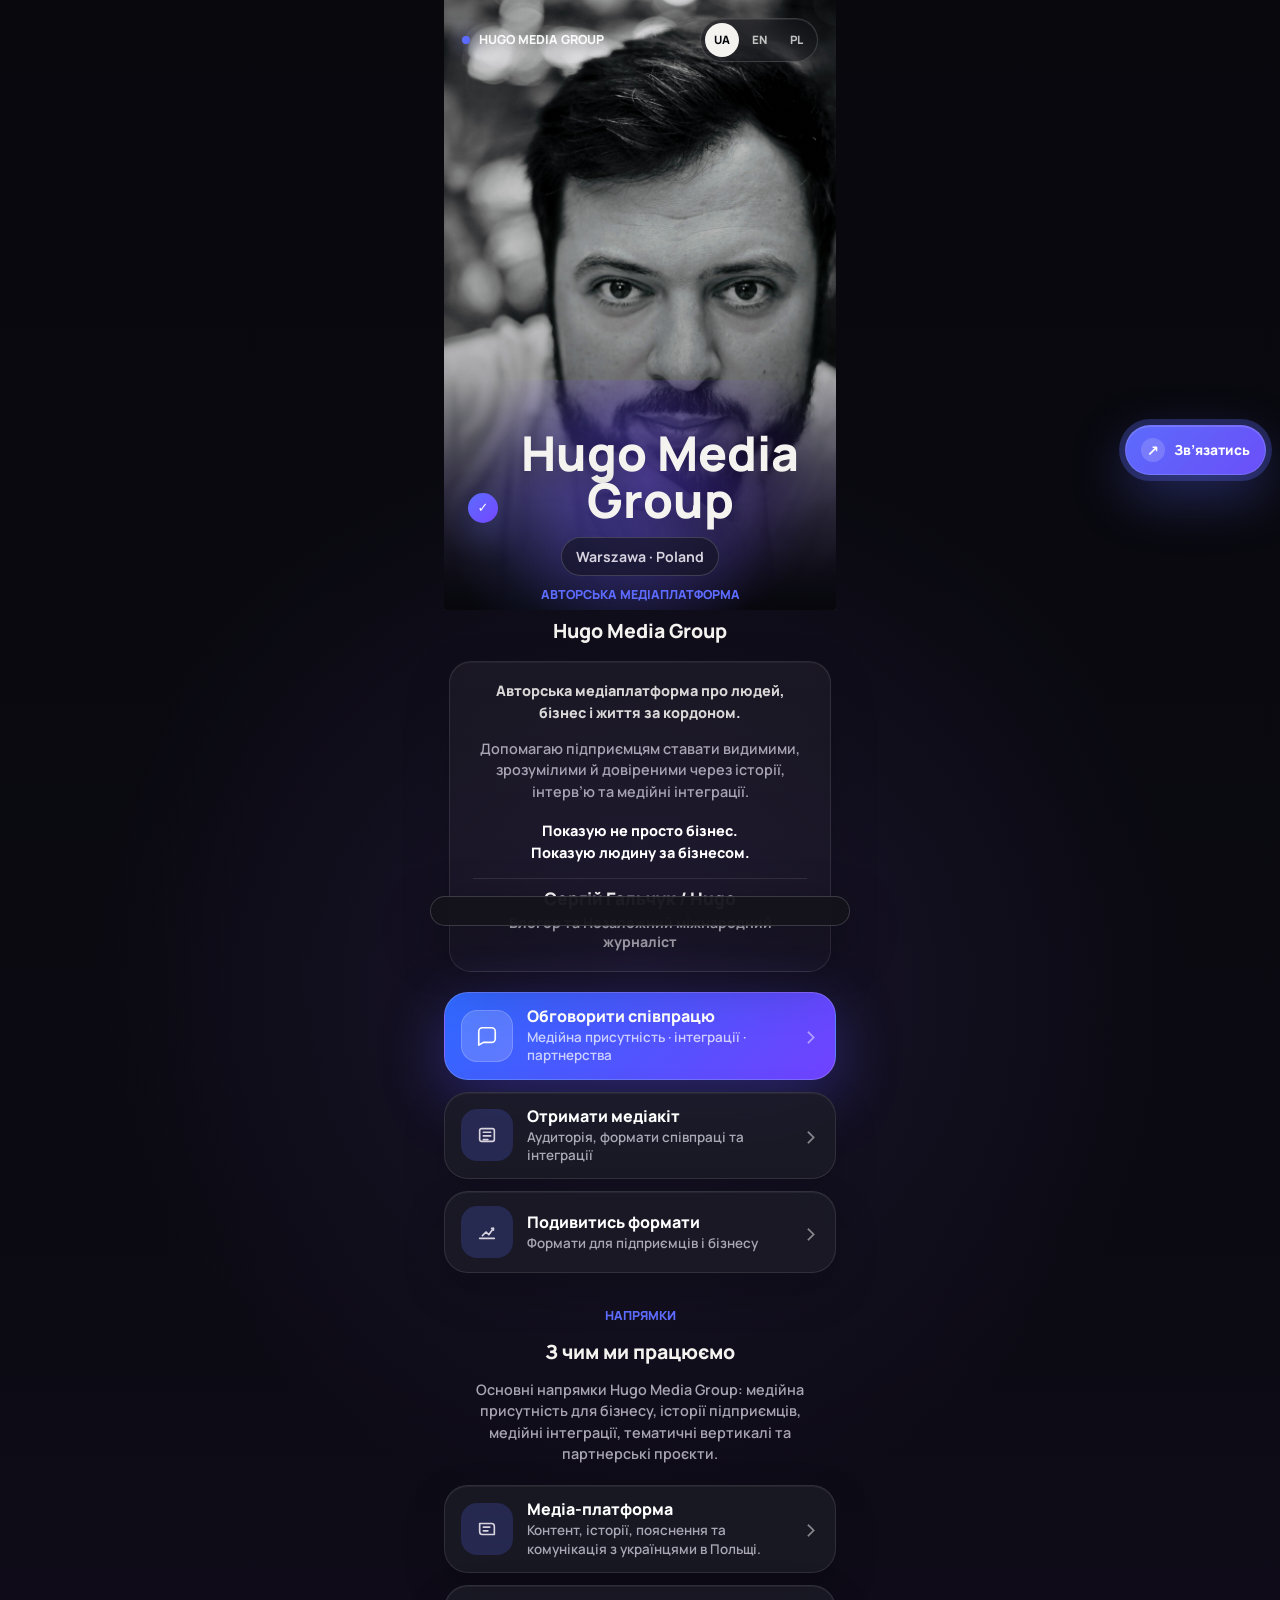
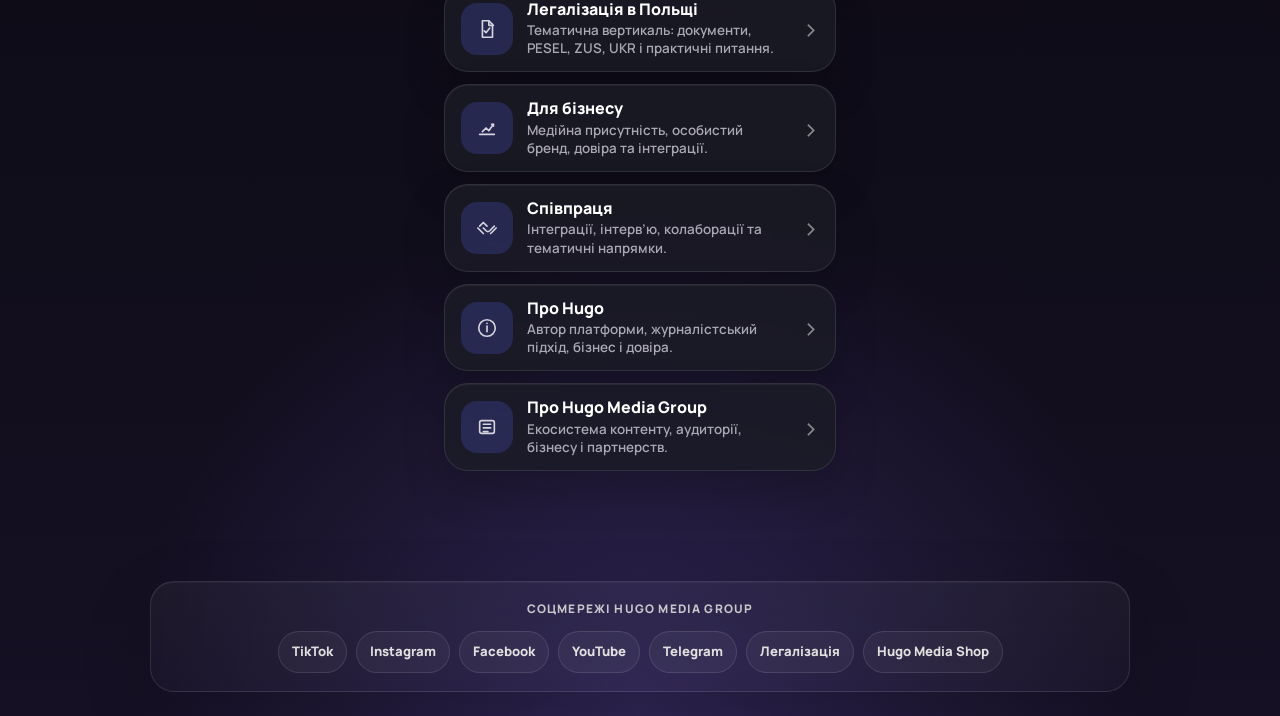
<file: index.html>
<!doctype html>
<html lang="uk">
<head>
  <meta charset="utf-8"><meta name="viewport" content="width=device-width, initial-scale=1">
  <title>Hugo Media Group — медійна присутність для бізнесу</title>
  <meta name="description" content="Авторська медіаплатформа незалежного міжнародного журналіста Сергія Гальчука / Hugo. Медійна присутність, історії підприємців, рекламні інтеграції та формати співпраці для бізнесу.">
  <meta name="keywords" content="Hugo Media Group, Hugo, Сергій Гальчук, незалежний міжнародний журналіст, медійна платформа, медійна присутність, формати співпраці, особистий бренд, українці в Польщі, Варшава">
  <meta name="author" content="Hugo Media Group"><meta name="robots" content="index, follow"><meta name="theme-color" content="#09090f"><link rel="canonical" href="https://hugosite-lac.vercel.app/">
  <link rel="preconnect" href="https://fonts.googleapis.com"><link rel="preconnect" href="https://fonts.gstatic.com" crossorigin><link href="https://fonts.googleapis.com/css2?family=Manrope:wght@400;500;600;700;800&display=swap" rel="stylesheet">
  <meta property="og:locale" content="uk_UA"><meta property="og:type" content="website"><meta property="og:site_name" content="Hugo Media Group"><meta property="og:title" content="Hugo Media Group — медійна присутність для бізнесу"><meta property="og:description" content="Авторська медіаплатформа незалежного міжнародного журналіста Сергія Гальчука / Hugo. Показуємо не просто бізнес — показуємо людину за бізнесом."><meta property="og:url" content="https://hugosite-lac.vercel.app/"><meta property="og:image" content="https://hugosite-lac.vercel.app/Hugo_Morda.jpg?v=20260624-avatar"><meta property="og:image:secure_url" content="https://hugosite-lac.vercel.app/Hugo_Morda.jpg?v=20260624-avatar"><meta property="og:image:type" content="image/jpeg"><meta property="og:image:alt" content="Сергій Гальчук / Hugo — незалежний міжнародний журналіст і автор Hugo Media Group"><meta name="twitter:card" content="summary_large_image"><meta name="twitter:title" content="Hugo Media Group — медійна присутність для бізнесу"><meta name="twitter:description" content="Показуємо не просто бізнес — показуємо людину за бізнесом."><meta name="twitter:image" content="https://hugosite-lac.vercel.app/Hugo_Morda.jpg?v=20260624-avatar">
  <link rel="preload" as="image" href="Hugo_Morda.jpg"><link rel="stylesheet" href="style.css?v=20260617-profile-restore-1"><link rel="stylesheet" href="brand-fixes.css?v=20260619-i18n-1">
  <script type="application/ld+json">{"@context":"https://schema.org","@graph":[{"@type":"Person","name":"Сергій Гальчук","alternateName":"Hugo","jobTitle":"Незалежний міжнародний журналіст, автор Hugo Media Group","description":"Незалежний міжнародний журналіст, блогер, підприємець і автор медіаплатформи Hugo Media Group.","url":"https://hugosite-lac.vercel.app/"},{"@type":"Organization","name":"Hugo Media Group","description":"Авторська медіаплатформа про людей, бізнес і життя за кордоном.","url":"https://hugosite-lac.vercel.app/"},{"@type":"WebSite","name":"Hugo Media Group","url":"https://hugosite-lac.vercel.app/"}]}</script>
</head>
<body data-page="home"><main class="profile-shell" aria-label="Hugo Media Group profile hub"><section class="hero-card" aria-labelledby="hero-title"><div class="hero-photo"><img src="Hugo_Morda.jpg" alt="Сергій Гальчук / Hugo — незалежний міжнародний журналіст і автор Hugo Media Group" width="1365" height="2048"><header class="hero-top"><a class="brand" href="index.html" aria-label="Hugo Media Group"><span></span>Hugo Media Group</a><div class="language-switcher"><button type="button" data-lang="ua">UA</button><button type="button" data-lang="en">EN</button><button type="button" data-lang="pl">PL</button></div></header><div class="hero-identity"><div class="name-row"><span class="verified" aria-label="Підтверджено">✓</span><h1 id="hero-title">Hugo Media Group</h1></div><p class="location">Warszawa · Poland</p></div></div></section><section class="intro" aria-label="Hugo Media Group description"><p class="kicker" data-i18n="home.kicker">Авторська медіаплатформа</p><h2>Hugo Media Group</h2><div class="bio-panel"><p class="lead bio-main" data-i18n="home.bio.main">Авторська медіаплатформа про людей, бізнес і життя за кордоном.</p><p class="lead" data-i18n="home.bio.help">Допомагаю підприємцям ставати видимими, зрозумілими й довіреними через історії, інтерв’ю та медійні інтеграції.</p><p class="lead bio-statement" data-i18n-html="home.bio.statement">Показую не просто бізнес.<br>Показую людину за бізнесом.</p><p class="lead bio-signature"><strong data-i18n="home.bio.name">Сергій Гальчук / Hugo</strong><span data-i18n="home.bio.role">Блогер та Незалежний міжнародний журналіст</span></p></div></section><section class="action-list" aria-label="Основні дії"><a class="action-card action-primary" href="https://t.me/Hugo_media" target="_blank" rel="noopener noreferrer"><span class="action-icon"><svg viewBox="0 0 24 24"><path d="M21 15a4 4 0 0 1-4 4H8l-5 3V7a4 4 0 0 1 4-4h10a4 4 0 0 1 4 4z"/></svg></span><span class="action-copy"><strong data-i18n="home.cta.main">Обговорити співпрацю</strong><small data-i18n="home.cta.mainSub">Медійна присутність · інтеграції · партнерства</small></span><span class="action-arrow">›</span></a><a class="action-card" href="media-kit.html"><span class="action-icon"><svg viewBox="0 0 24 24"><rect x="4" y="5" width="16" height="14" rx="2"/><path d="M8 9h8"/><path d="M8 13h8"/><path d="M8 17h5"/></svg></span><span class="action-copy"><strong data-i18n="home.cta.mediaKit">Отримати медіакіт</strong><small data-i18n="home.cta.mediaKitSub">Аудиторія, формати співпраці та інтеграції</small></span><span class="action-arrow">›</span></a><a class="action-card" href="business.html"><span class="action-icon"><svg viewBox="0 0 24 24"><path d="M4 19h16"/><path d="M7 16l4-4 3 3 5-7"/><path d="M17 8h2v2"/></svg></span><span class="action-copy"><strong data-i18n="home.cta.formats">Подивитись формати</strong><small data-i18n="home.cta.formatsSub">Формати для підприємців і бізнесу</small></span><span class="action-arrow">›</span></a></section><section class="work-section" id="services" aria-labelledby="work-title"><p class="kicker" data-i18n="home.directions.kicker">Напрямки</p><h2 id="work-title" data-i18n="home.directions.title">З чим ми працюємо</h2><p class="section-subtitle" data-i18n="home.directions.subtitle">Основні напрямки Hugo Media Group: медійна присутність для бізнесу, історії підприємців, медійні інтеграції, тематичні вертикалі та партнерські проєкти.</p><div class="service-stack"><a class="action-card" href="media.html"><span class="action-icon"><svg viewBox="0 0 24 24"><path d="M4 6h13a3 3 0 0 1 3 3v9H7a3 3 0 0 1-3-3z"/><path d="M8 10h7"/><path d="M8 14h5"/></svg></span><span class="action-copy"><strong data-i18n="home.card.media">Медіа-платформа</strong><small data-i18n="home.card.mediaSub">Контент, історії, пояснення та комунікація з українцями в Польщі.</small></span><span class="action-arrow">›</span></a><a class="action-card" href="legalization.html"><span class="action-icon"><svg viewBox="0 0 24 24"><path d="M7 3h7l4 4v14H7z"/><path d="M14 3v5h5"/><path d="M9 14l2 2 4-5"/></svg></span><span class="action-copy"><strong data-i18n="home.card.legalization">Легалізація в Польщі</strong><small data-i18n="home.card.legalizationSub">Тематична вертикаль: документи, PESEL, ZUS, UKR і практичні питання.</small></span><span class="action-arrow">›</span></a><a class="action-card" href="business.html"><span class="action-icon"><svg viewBox="0 0 24 24"><path d="M4 19h16"/><path d="M7 16l4-4 3 3 5-7"/><path d="M17 8h2v2"/></svg></span><span class="action-copy"><strong data-i18n="home.card.business">Для бізнесу</strong><small data-i18n="home.card.businessSub">Медійна присутність, особистий бренд, довіра та інтеграції.</small></span><span class="action-arrow">›</span></a><a class="action-card" href="partners.html"><span class="action-icon"><svg viewBox="0 0 24 24"><path d="M8 12l3 3a3 3 0 0 0 4 0l5-5"/><path d="M4 10l4-4 4 4"/><path d="M2 12l6 6"/><path d="M16 18l6-6"/></svg></span><span class="action-copy"><strong data-i18n="home.card.partners">Співпраця</strong><small data-i18n="home.card.partnersSub">Інтеграції, інтерв’ю, колаборації та тематичні напрямки.</small></span><span class="action-arrow">›</span></a><a class="action-card" href="about.html"><span class="action-icon"><svg viewBox="0 0 24 24"><circle cx="12" cy="12" r="9"/><path d="M12 10v6"/><path d="M12 7h.01"/></svg></span><span class="action-copy"><strong data-i18n="home.card.about">Про Hugo</strong><small data-i18n="home.card.aboutSub">Автор платформи, журналістський підхід, бізнес і довіра.</small></span><span class="action-arrow">›</span></a><a class="action-card" href="platform.html"><span class="action-icon"><svg viewBox="0 0 24 24"><rect x="4" y="5" width="16" height="14" rx="2"/><path d="M8 9h8"/><path d="M8 13h8"/><path d="M8 17h5"/></svg></span><span class="action-copy"><strong data-i18n="home.card.platform">Про Hugo Media Group</strong><small data-i18n="home.card.platformSub">Екосистема контенту, аудиторії, бізнесу і партнерств.</small></span><span class="action-arrow">›</span></a></div></section></main><div class="toast" role="status" aria-live="polite"></div><script src="script.js?v=20260619-i18n-1"></script></body>
</html>
</file>
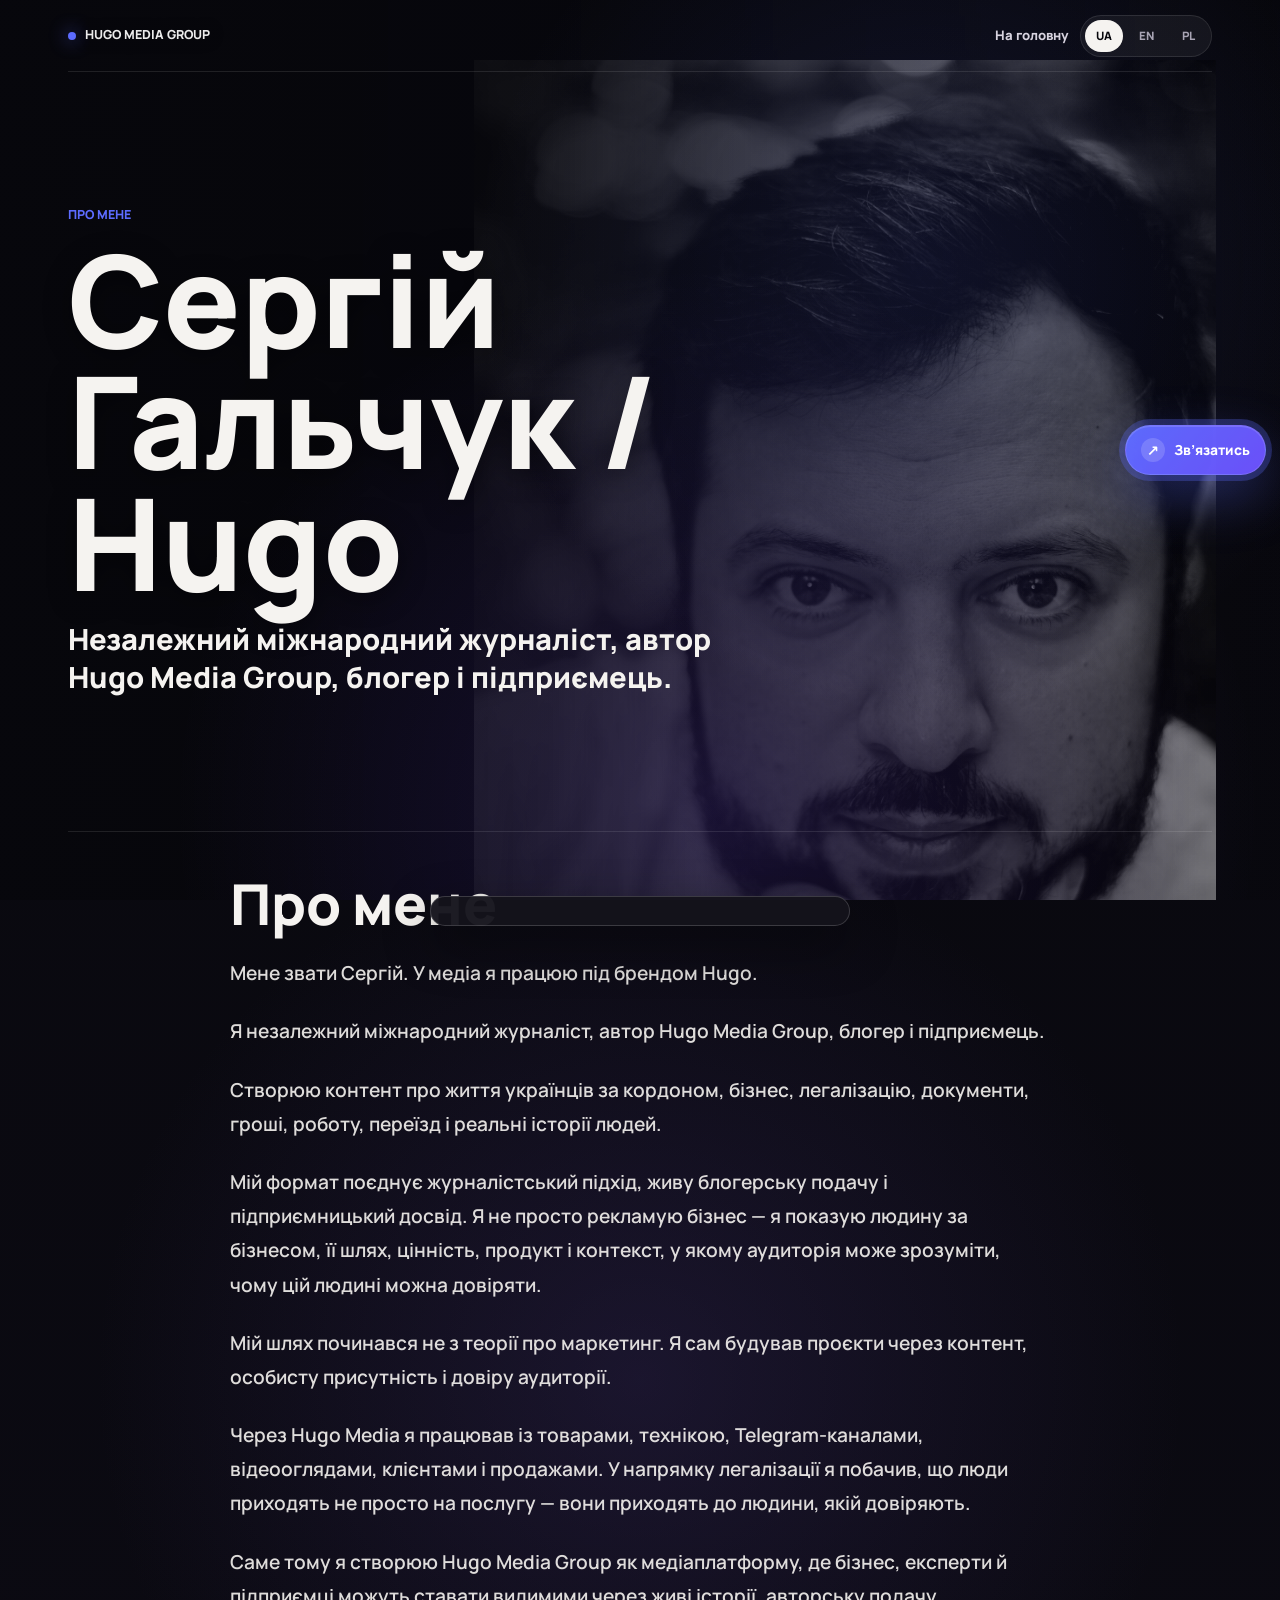
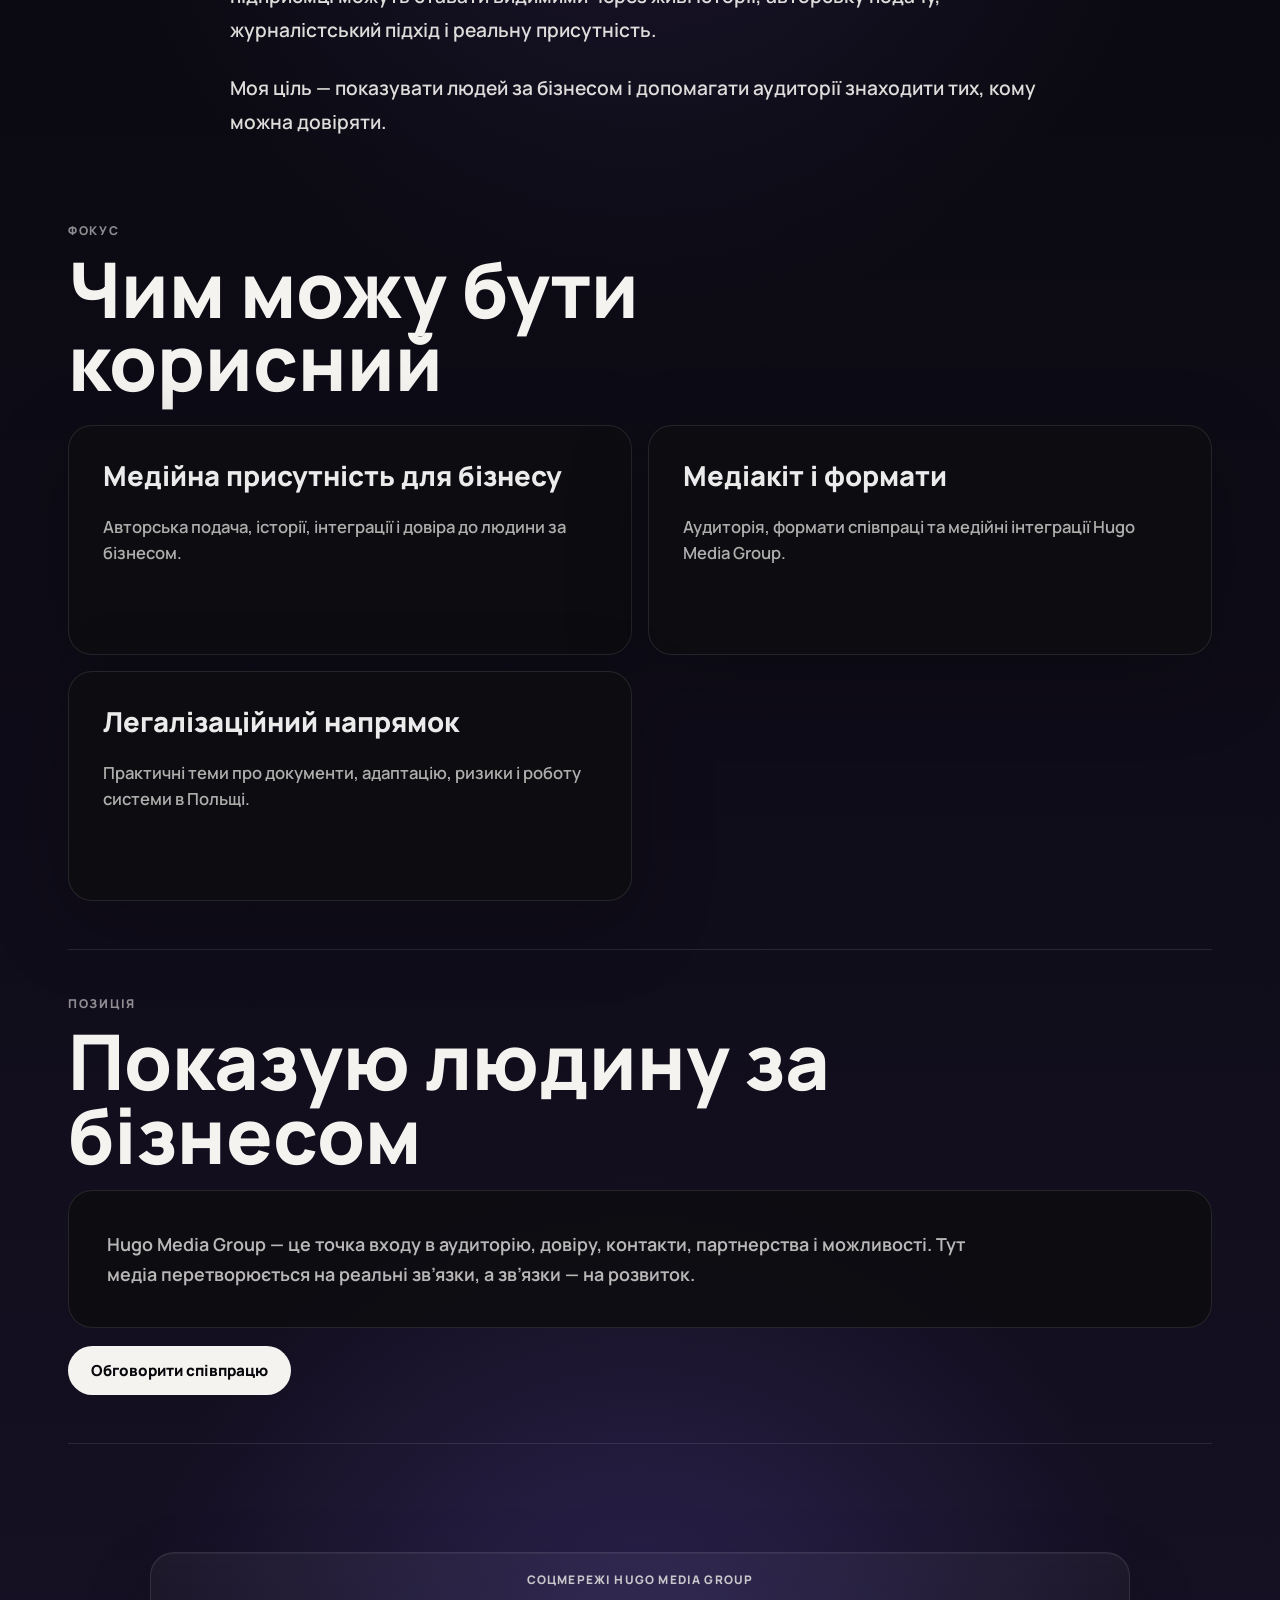
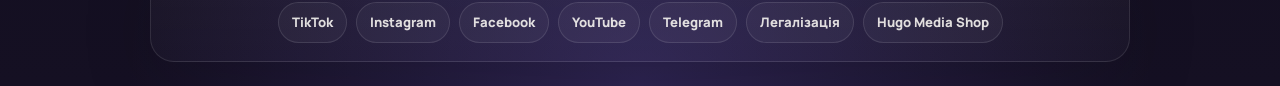
<file: about.html>
<!doctype html>
<html lang="uk">
<head>
  <meta charset="utf-8"><meta name="viewport" content="width=device-width, initial-scale=1">
  <title>Сергій Гальчук / Hugo — незалежний міжнародний журналіст і автор Hugo Media Group</title>
  <meta name="description" content="Сергій Гальчук / Hugo — незалежний міжнародний журналіст, автор Hugo Media Group, блогер і підприємець. Авторська медіаплатформа про людей, бізнес і життя за кордоном.">
  <meta name="theme-color" content="#09090f"><link rel="canonical" href="https://hugosite-lac.vercel.app/about.html">
  <meta property="og:type" content="website"><meta property="og:site_name" content="Hugo Media Group"><meta property="og:title" content="Сергій Гальчук / Hugo — незалежний міжнародний журналіст і автор Hugo Media Group"><meta property="og:description" content="Авторська медіаплатформа про людей, бізнес і життя за кордоном."><meta property="og:url" content="https://hugosite-lac.vercel.app/about.html"><meta property="og:image" content="https://hugosite-lac.vercel.app/Hugo_Morda.jpg"><meta property="og:image:alt" content="Сергій Гальчук / Hugo — незалежний міжнародний журналіст і автор Hugo Media Group"><meta name="twitter:card" content="summary_large_image">
  <link rel="preconnect" href="https://fonts.googleapis.com"><link rel="preconnect" href="https://fonts.gstatic.com" crossorigin><link href="https://fonts.googleapis.com/css2?family=Manrope:wght@400;500;600;700;800&display=swap" rel="stylesheet">
  <link rel="stylesheet" href="style.css?v=20260617-profile-restore-1"><link rel="stylesheet" href="about.css?v=20260618-about-value-1"><link rel="stylesheet" href="pages.css?v=20260618-business-bg-3"><link rel="stylesheet" href="brand-fixes.css?v=20260619-stats-full-1">
  <script type="application/ld+json">{"@context":"https://schema.org","@graph":[{"@type":"Person","name":"Сергій Гальчук","alternateName":"Hugo","jobTitle":"Незалежний міжнародний журналіст, автор Hugo Media Group","description":"Незалежний міжнародний журналіст, блогер, підприємець і автор медіаплатформи Hugo Media Group.","url":"https://hugosite-lac.vercel.app/"},{"@type":"Organization","name":"Hugo Media Group","description":"Авторська медіаплатформа про людей, бізнес і життя за кордоном.","url":"https://hugosite-lac.vercel.app/"},{"@type":"WebSite","name":"Hugo Media Group","url":"https://hugosite-lac.vercel.app/"}]}</script>
</head>
<body data-page="about" class="visual-page portrait-page" style="--page-visual-bg: url('Hugo_Morda.jpg');">
  <main class="editorial-shell" aria-label="Про Hugo">
    <header class="editorial-topbar"><a class="brand" href="index.html" aria-label="Hugo Media Group"><span></span>Hugo Media Group</a><div class="editorial-nav"><a class="editorial-back" href="index.html" data-i18n="nav.home">На головну</a><div class="language-switcher" aria-label="Language switcher"><button type="button" data-lang="ua">UA</button><button type="button" data-lang="en">EN</button><button type="button" data-lang="pl">PL</button></div></div></header>
    <section class="editorial-hero" aria-labelledby="about-title"><div class="editorial-copy"><p class="kicker">Про мене</p><h1 id="about-title">Сергій Гальчук / Hugo</h1><p class="editorial-lead">Незалежний міжнародний журналіст, автор Hugo Media Group, блогер і підприємець.</p></div><figure class="editorial-photo"><img src="Hugo_Morda.jpg" alt="Сергій Гальчук / Hugo — незалежний міжнародний журналіст і автор Hugo Media Group" width="1365" height="2048"></figure></section>
    <article class="editorial-article about-main"><h2>Про мене</h2><p>Мене звати Сергій. У медіа я працюю під брендом Hugo.</p><p>Я незалежний міжнародний журналіст, автор Hugo Media Group, блогер і підприємець.</p><p>Створюю контент про життя українців за кордоном, бізнес, легалізацію, документи, гроші, роботу, переїзд і реальні історії людей.</p><p>Мій формат поєднує журналістський підхід, живу блогерську подачу і підприємницький досвід. Я не просто рекламую бізнес — я показую людину за бізнесом, її шлях, цінність, продукт і контекст, у якому аудиторія може зрозуміти, чому цій людині можна довіряти.</p><p>Мій шлях починався не з теорії про маркетинг. Я сам будував проєкти через контент, особисту присутність і довіру аудиторії.</p><p>Через Hugo Media я працював із товарами, технікою, Telegram-каналами, відеооглядами, клієнтами і продажами. У напрямку легалізації я побачив, що люди приходять не просто на послугу — вони приходять до людини, якій довіряють.</p><p>Саме тому я створюю Hugo Media Group як медіаплатформу, де бізнес, експерти й підприємці можуть ставати видимими через живі історії, авторську подачу, журналістський підхід і реальну присутність.</p><p>Моя ціль — показувати людей за бізнесом і допомагати аудиторії знаходити тих, кому можна довіряти.</p></article>
    <section class="platform-value" aria-labelledby="useful-title"><div class="platform-section-heading"><p class="section-label">Фокус</p><h2 id="useful-title">Чим можу бути корисний</h2></div><div class="platform-value-grid"><a class="platform-value-card" href="business.html"><h3>Медійна присутність для бізнесу</h3><p>Авторська подача, історії, інтеграції і довіра до людини за бізнесом.</p></a><a class="platform-value-card" href="media-kit.html"><h3>Медіакіт і формати</h3><p>Аудиторія, формати співпраці та медійні інтеграції Hugo Media Group.</p></a><a class="platform-value-card" href="legalization.html"><h3>Легалізаційний напрямок</h3><p>Практичні теми про документи, адаптацію, ризики і роботу системи в Польщі.</p></a></div></section>
    <section class="platform-unites" aria-labelledby="about-proof-title"><div class="platform-section-heading compact"><p class="section-label">Позиція</p><h2 id="about-proof-title">Показую людину за бізнесом</h2></div><div class="platform-unites-list"><p>Hugo Media Group — це точка входу в аудиторію, довіру, контакти, партнерства і можливості. Тут медіа перетворюється на реальні зв’язки, а зв’язки — на розвиток.</p></div><a class="platform-value-cta" href="https://t.me/Hugo_media" target="_blank" rel="noopener noreferrer">Обговорити співпрацю</a></section>
  </main><div class="toast" role="status" aria-live="polite"></div><script src="script.js?v=20260619-seo-polish-1"></script>
</body>
</html>
</file>
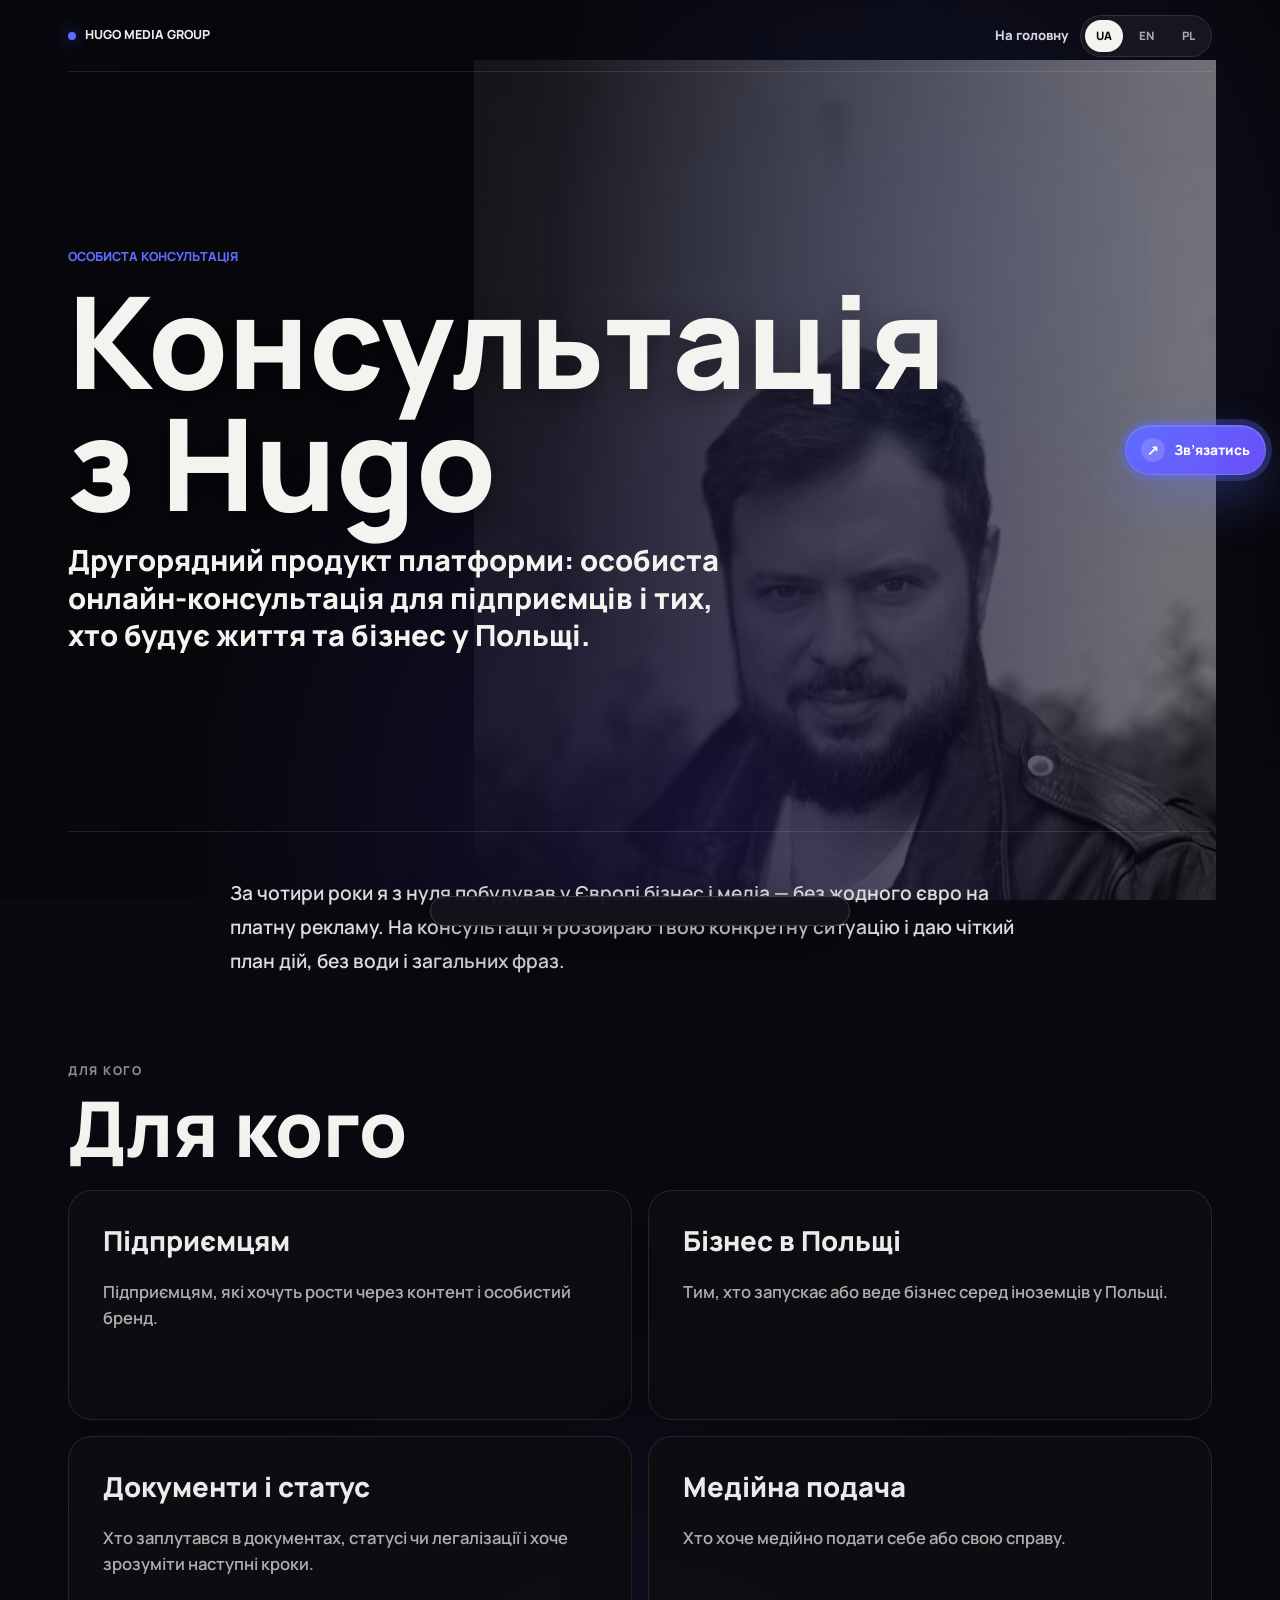
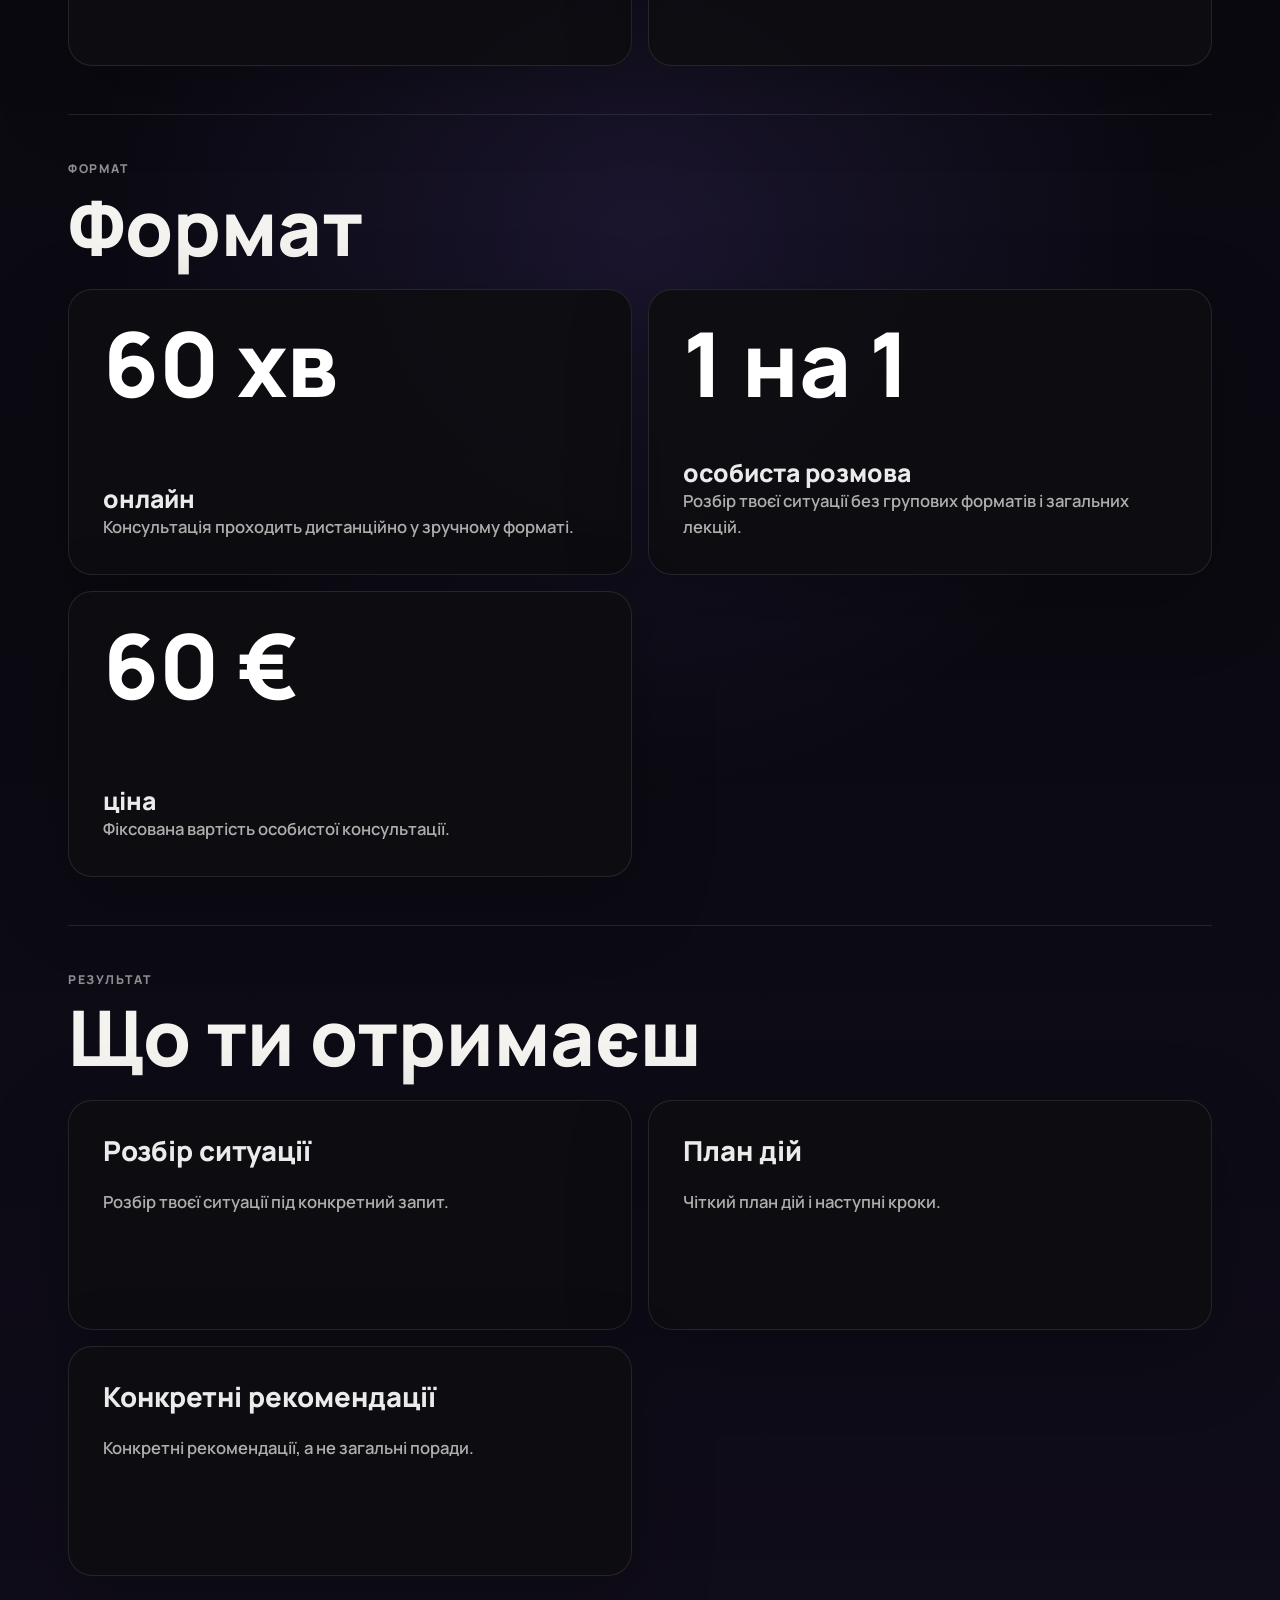
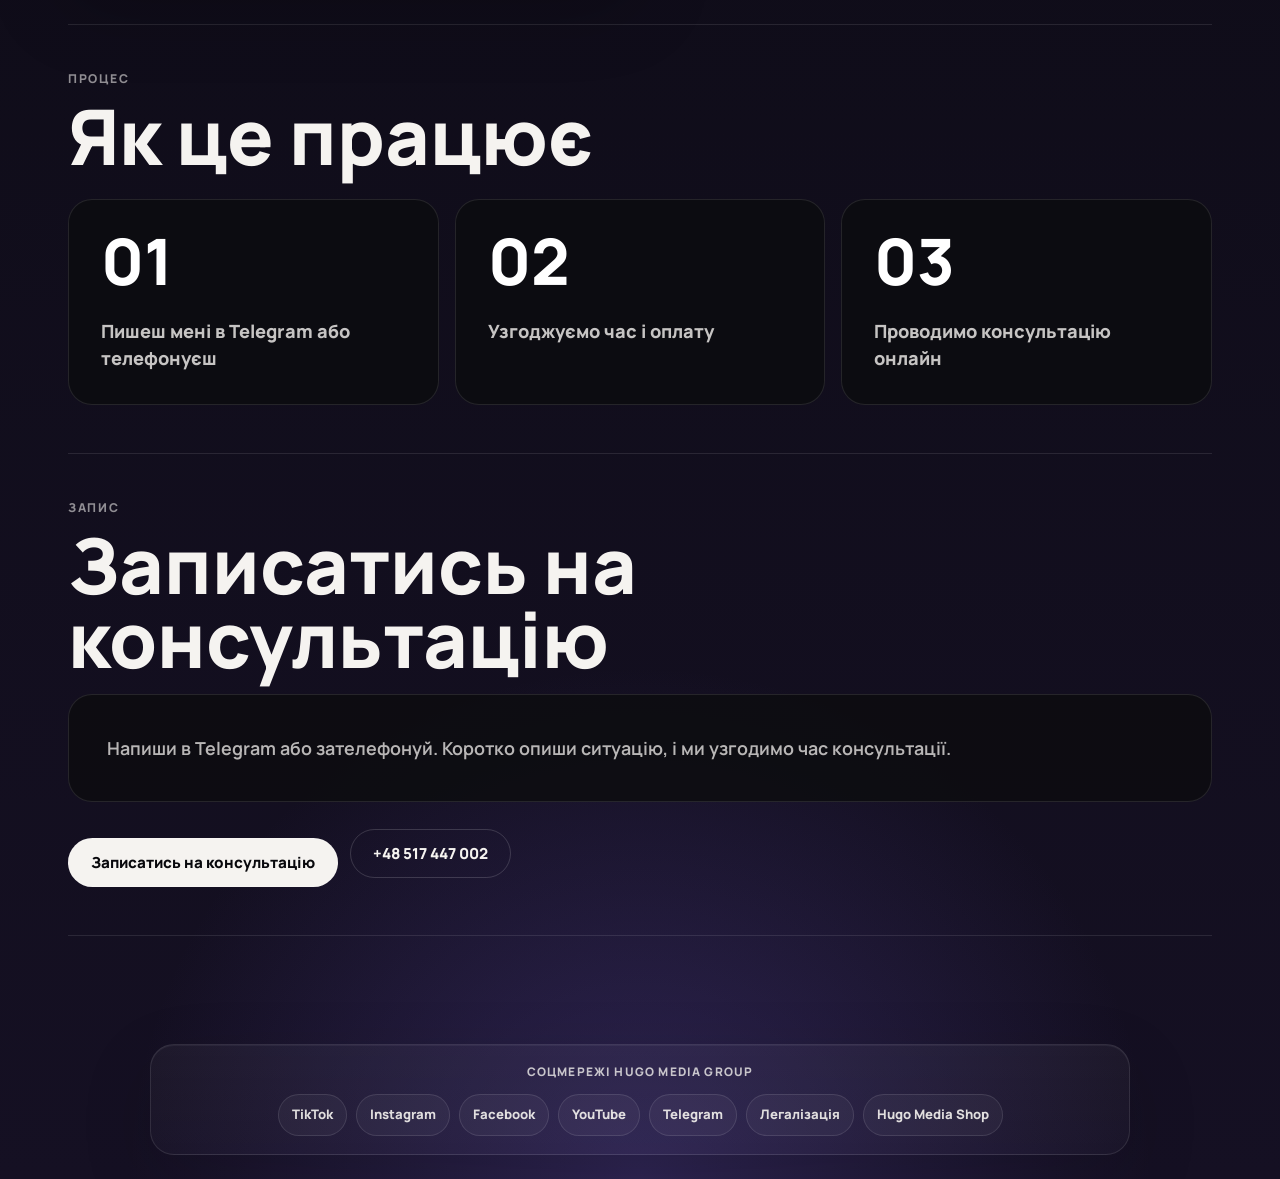
<file: consultation.html>
<!doctype html>
<html lang="uk">
<head>
  <meta charset="utf-8"><meta name="viewport" content="width=device-width, initial-scale=1">
  <title>Консультація з Hugo — Hugo Media Group</title>
  <meta name="description" content="Другорядний продукт Hugo Media Group: особиста онлайн-консультація для підприємців і іноземців у Польщі. 60 хвилин, 60 €.">
  <meta name="theme-color" content="#09090f"><link rel="canonical" href="https://hugosite-lac.vercel.app/consultation.html">
  <meta property="og:type" content="website"><meta property="og:site_name" content="Hugo Media Group"><meta property="og:title" content="Консультація з Hugo — Hugo Media Group"><meta property="og:description" content="Особиста онлайн-консультація для підприємців і іноземців у Польщі: бізнес, особистий бренд, контент, документи й наступні кроки."><meta property="og:url" content="https://hugosite-lac.vercel.app/consultation.html"><meta property="og:image" content="https://hugosite-lac.vercel.app/hugo-hero.jpg"><meta name="twitter:card" content="summary_large_image">
  <link rel="preconnect" href="https://fonts.googleapis.com"><link rel="preconnect" href="https://fonts.gstatic.com" crossorigin><link href="https://fonts.googleapis.com/css2?family=Manrope:wght@400;500;600;700;800&display=swap" rel="stylesheet">
  <link rel="stylesheet" href="style.css?v=20260617-profile-restore-1"><link rel="stylesheet" href="about.css?v=20260618-about-value-1"><link rel="stylesheet" href="pages.css?v=20260618-business-bg-3"><link rel="stylesheet" href="brand-fixes.css?v=20260617-links-icons-1">
  <style>.consultation-steps{display:grid;grid-template-columns:repeat(3,minmax(0,1fr));gap:16px}.consultation-step{min-height:190px;padding:clamp(22px,3vw,32px);border:1px solid rgba(255,255,255,.1);border-radius:var(--radius);background:rgba(13,13,17,.92)}.consultation-step strong{display:block;margin-bottom:28px;color:#fff;font-size:clamp(2.6rem,5vw,5rem);line-height:.9;font-weight:800}.consultation-step p{margin:0;color:rgba(245,243,240,.8);font-size:clamp(1rem,1.5vw,1.14rem);line-height:1.5;font-weight:800}.consultation-actions{display:flex;flex-wrap:wrap;gap:12px;align-items:center;margin-top:18px}.contact-phone{width:fit-content;max-width:100%;display:inline-flex;align-items:center;justify-content:center;padding:16px 22px;border:1px solid rgba(255,255,255,.16);border-radius:999px;background:transparent;color:#f5f3f0;font-size:.95rem;line-height:1;font-weight:800}@media(max-width:900px){.consultation-steps{grid-template-columns:1fr}}@media(max-width:520px){.contact-phone{width:100%}}</style>
</head>
<body data-page="consultation" class="visual-page portrait-page" style="--page-visual-bg: url('hugo-hero.jpg');">
  <main class="editorial-shell"><header class="editorial-topbar"><a class="brand" href="index.html"><span></span>Hugo Media Group</a><div class="editorial-nav"><a class="editorial-back" href="index.html" data-i18n="nav.home">На головну</a><div class="language-switcher"><button type="button" data-lang="ua">UA</button><button type="button" data-lang="en">EN</button><button type="button" data-lang="pl">PL</button></div></div></header>
    <section class="editorial-hero"><div class="editorial-copy"><p class="kicker">Особиста консультація</p><h1>Консультація з Hugo</h1><p class="editorial-lead">Другорядний продукт платформи: особиста онлайн-консультація для підприємців і тих, хто будує життя та бізнес у Польщі.</p></div><figure class="editorial-photo"><img src="hugo-hero.jpg" alt="Hugo" width="1365" height="2048"></figure></section>
    <article class="editorial-article"><p>За чотири роки я з нуля побудував у Європі бізнес і медіа — без жодного євро на платну рекламу. На консультації я розбираю твою конкретну ситуацію і даю чіткий план дій, без води і загальних фраз.</p></article>
    <section class="platform-value" aria-labelledby="consult-for-title"><div class="platform-section-heading"><p class="section-label">Для кого</p><h2 id="consult-for-title">Для кого</h2></div><div class="platform-value-grid"><article class="platform-value-card"><h3>Підприємцям</h3><p>Підприємцям, які хочуть рости через контент і особистий бренд.</p></article><article class="platform-value-card"><h3>Бізнес в Польщі</h3><p>Тим, хто запускає або веде бізнес серед іноземців у Польщі.</p></article><article class="platform-value-card"><h3>Документи і статус</h3><p>Хто заплутався в документах, статусі чи легалізації і хоче зрозуміти наступні кроки.</p></article><article class="platform-value-card"><h3>Медійна подача</h3><p>Хто хоче медійно подати себе або свою справу.</p></article></div></section>
    <section class="platform-scale" aria-labelledby="consult-format-title"><div class="platform-section-heading"><p class="section-label">Формат</p><h2 id="consult-format-title">Формат</h2></div><div class="platform-scale-grid"><article class="platform-scale-card"><strong>60 хв</strong><div><h3>онлайн</h3><p>Консультація проходить дистанційно у зручному форматі.</p></div></article><article class="platform-scale-card"><strong>1 на 1</strong><div><h3>особиста розмова</h3><p>Розбір твоєї ситуації без групових форматів і загальних лекцій.</p></div></article><article class="platform-scale-card"><strong>60 €</strong><div><h3>ціна</h3><p>Фіксована вартість особистої консультації.</p></div></article></div></section>
    <section class="platform-value" aria-labelledby="consult-result-title"><div class="platform-section-heading"><p class="section-label">Результат</p><h2 id="consult-result-title">Що ти отримаєш</h2></div><div class="platform-value-grid"><article class="platform-value-card"><h3>Розбір ситуації</h3><p>Розбір твоєї ситуації під конкретний запит.</p></article><article class="platform-value-card"><h3>План дій</h3><p>Чіткий план дій і наступні кроки.</p></article><article class="platform-value-card"><h3>Конкретні рекомендації</h3><p>Конкретні рекомендації, а не загальні поради.</p></article></div></section>
    <section class="platform-value" aria-labelledby="consult-steps-title"><div class="platform-section-heading"><p class="section-label">Процес</p><h2 id="consult-steps-title">Як це працює</h2></div><div class="consultation-steps"><article class="consultation-step"><strong>01</strong><p>Пишеш мені в Telegram або телефонуєш</p></article><article class="consultation-step"><strong>02</strong><p>Узгоджуємо час і оплату</p></article><article class="consultation-step"><strong>03</strong><p>Проводимо консультацію онлайн</p></article></div></section>
    <section class="platform-unites" aria-labelledby="consult-cta-title"><div class="platform-section-heading compact"><p class="section-label">Запис</p><h2 id="consult-cta-title">Записатись на консультацію</h2></div><div class="platform-unites-list"><p>Напиши в Telegram або зателефонуй. Коротко опиши ситуацію, і ми узгодимо час консультації.</p></div><div class="consultation-actions"><a class="platform-value-cta" href="https://t.me/Hugo_media?text=Доброго%20дня!%20Хочу%20записатись%20на%20консультацію" target="_blank" rel="noopener noreferrer">Записатись на консультацію</a><a class="contact-phone" href="tel:+48517447002">+48 517 447 002</a></div></section>
  </main><div class="toast" role="status" aria-live="polite"></div><script src="script.js?v=20260618-consultation-1"></script>
</body>
</html>
</file>
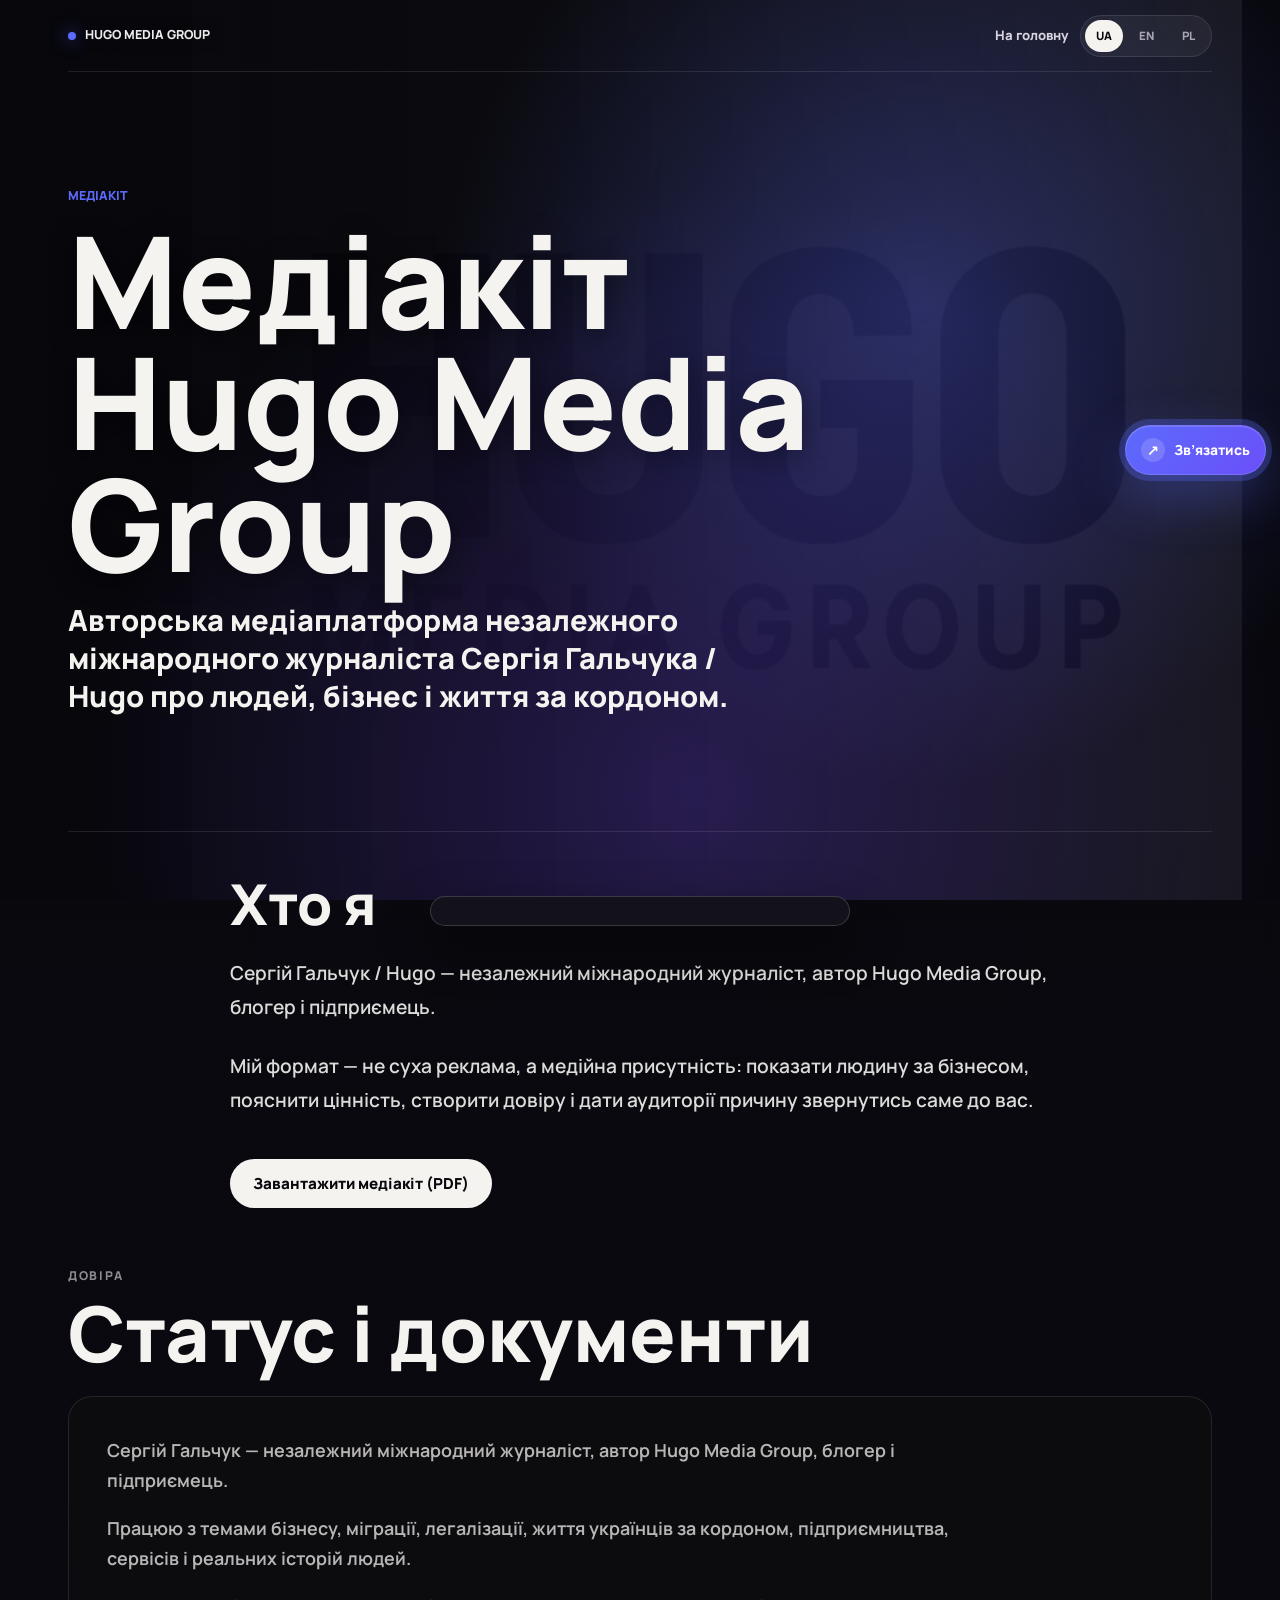
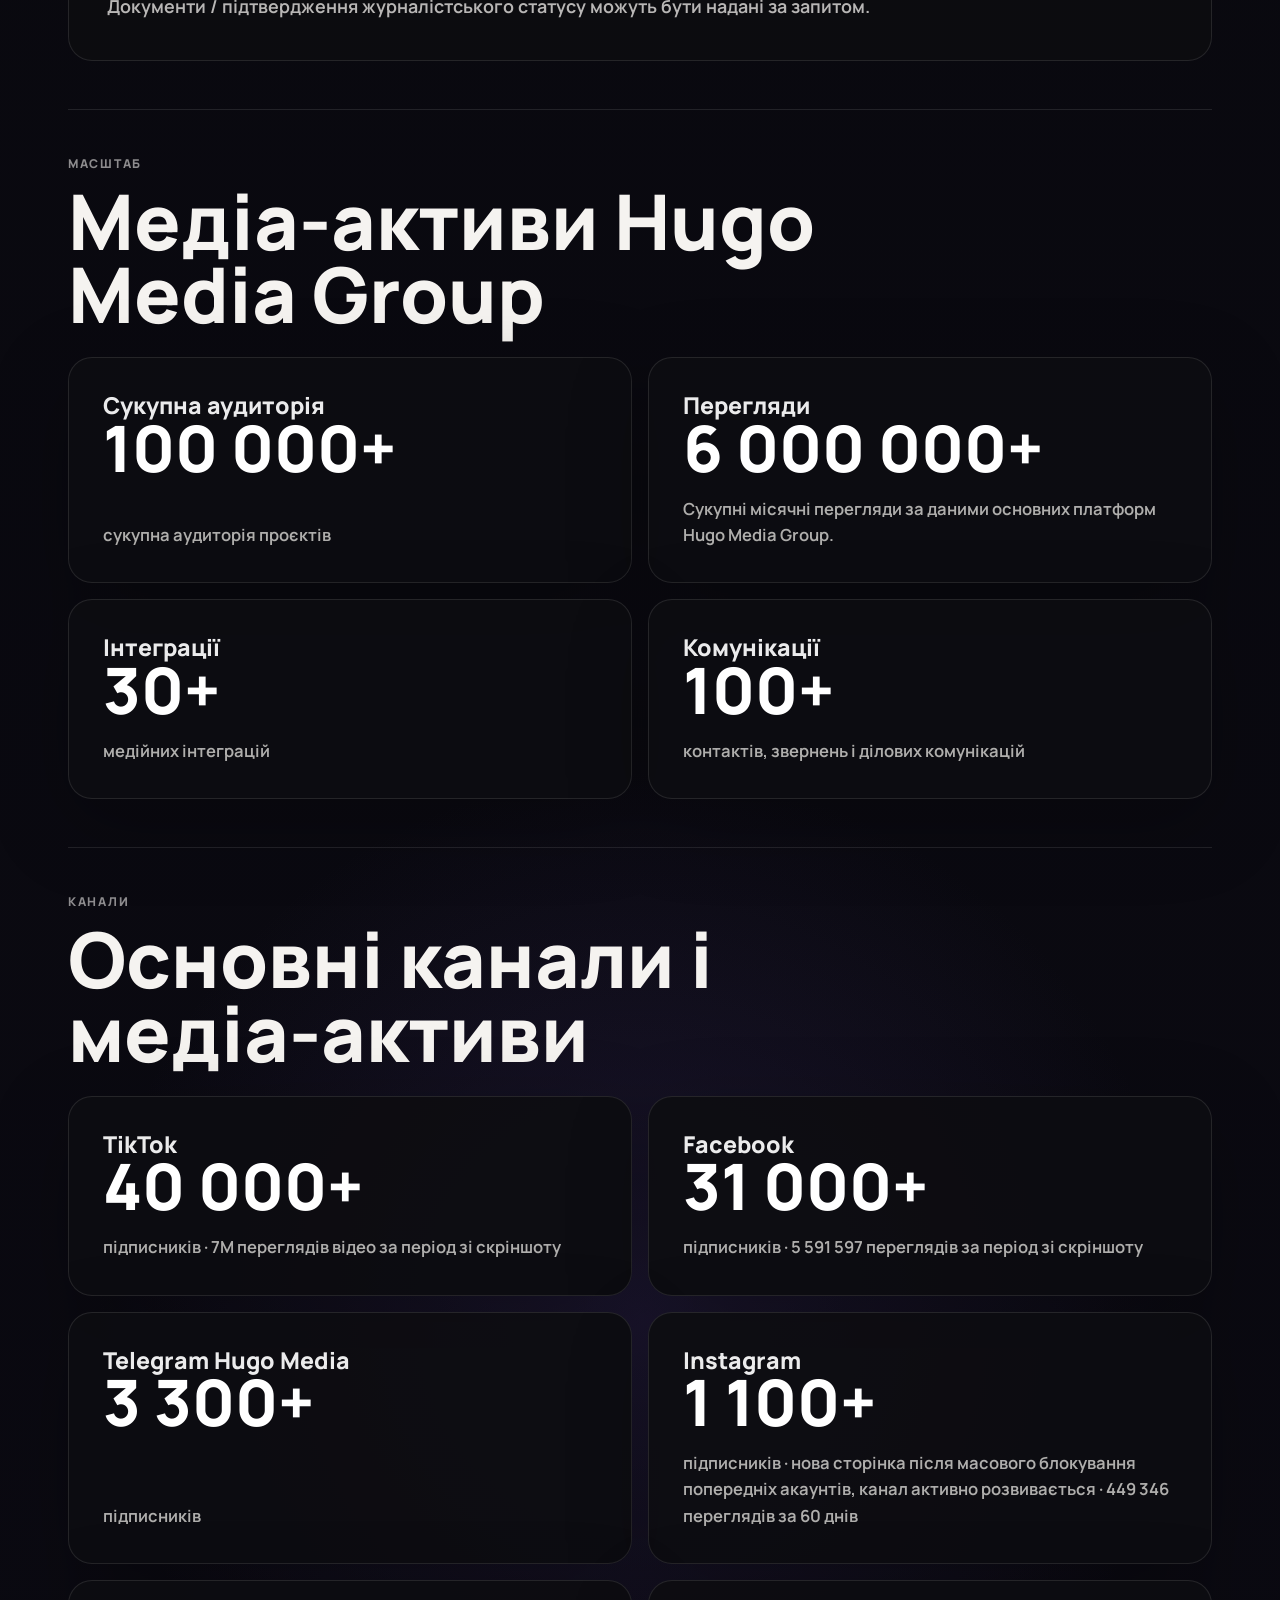
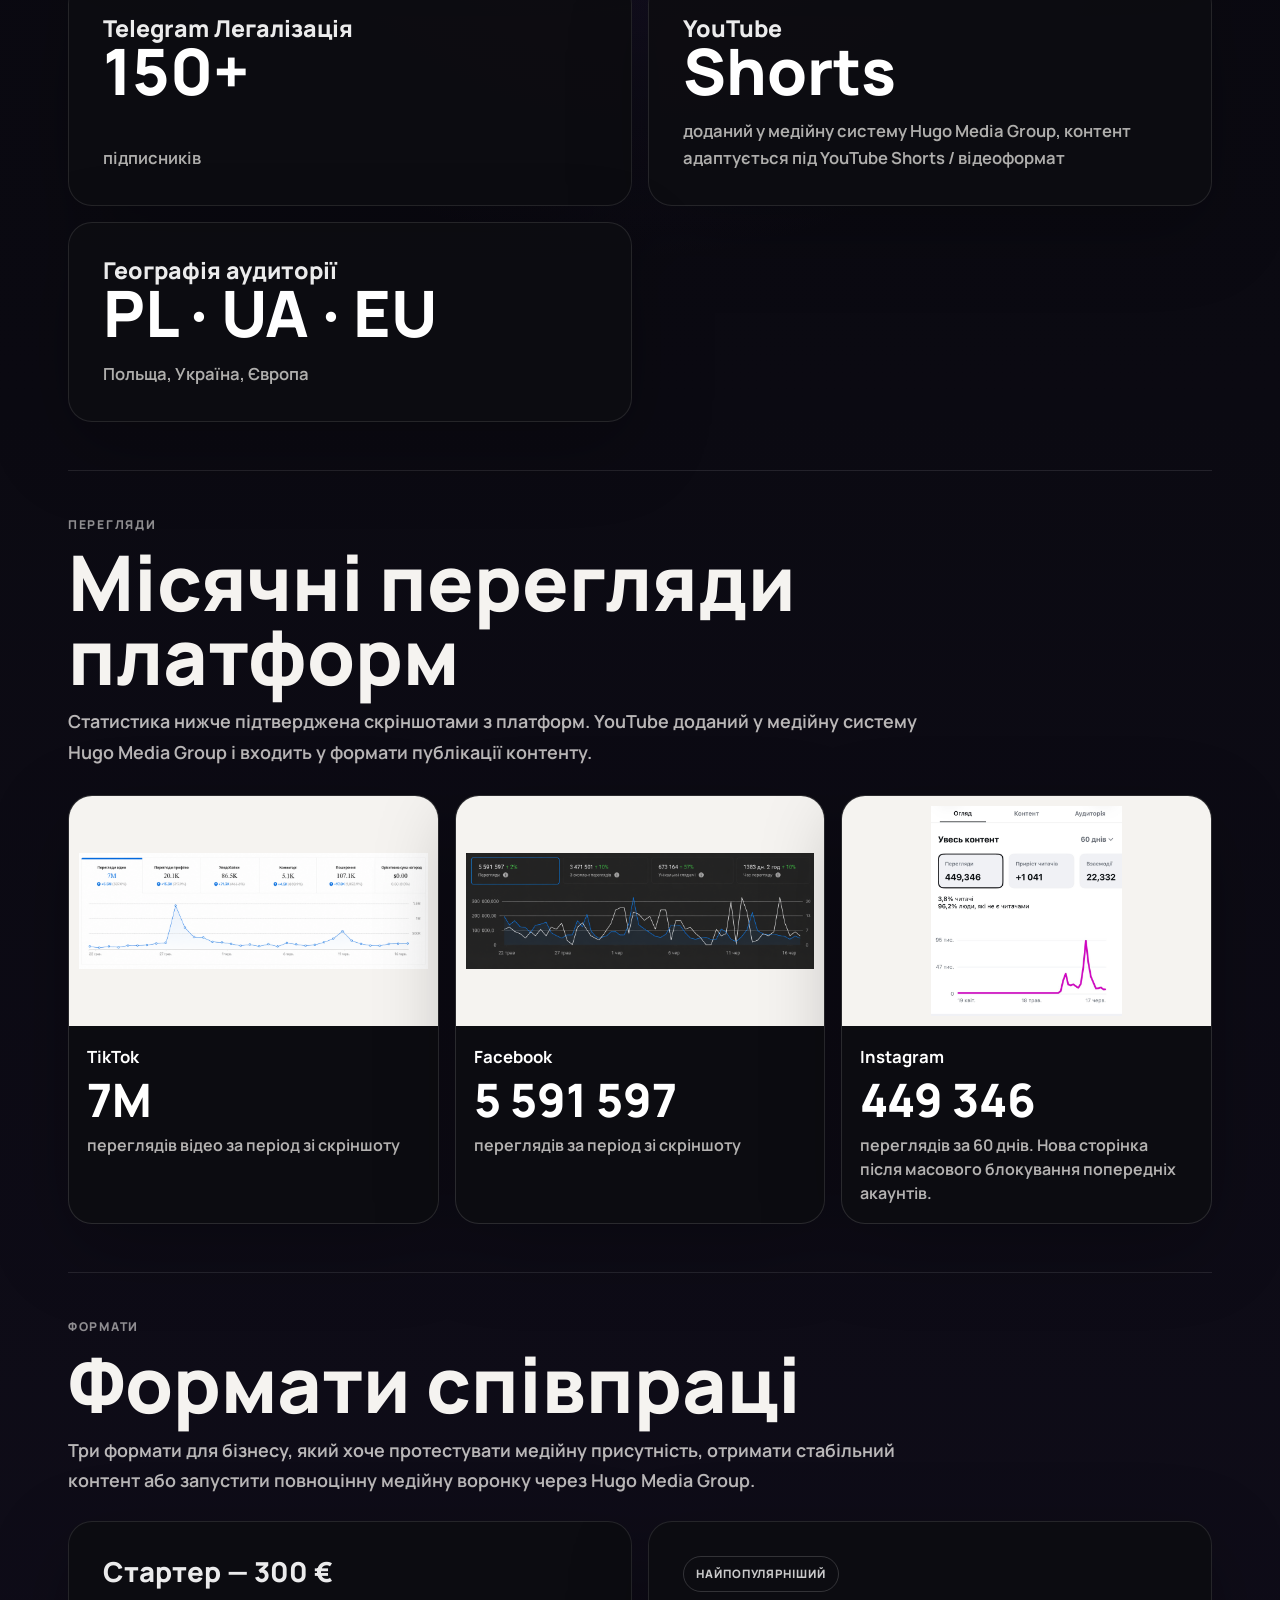
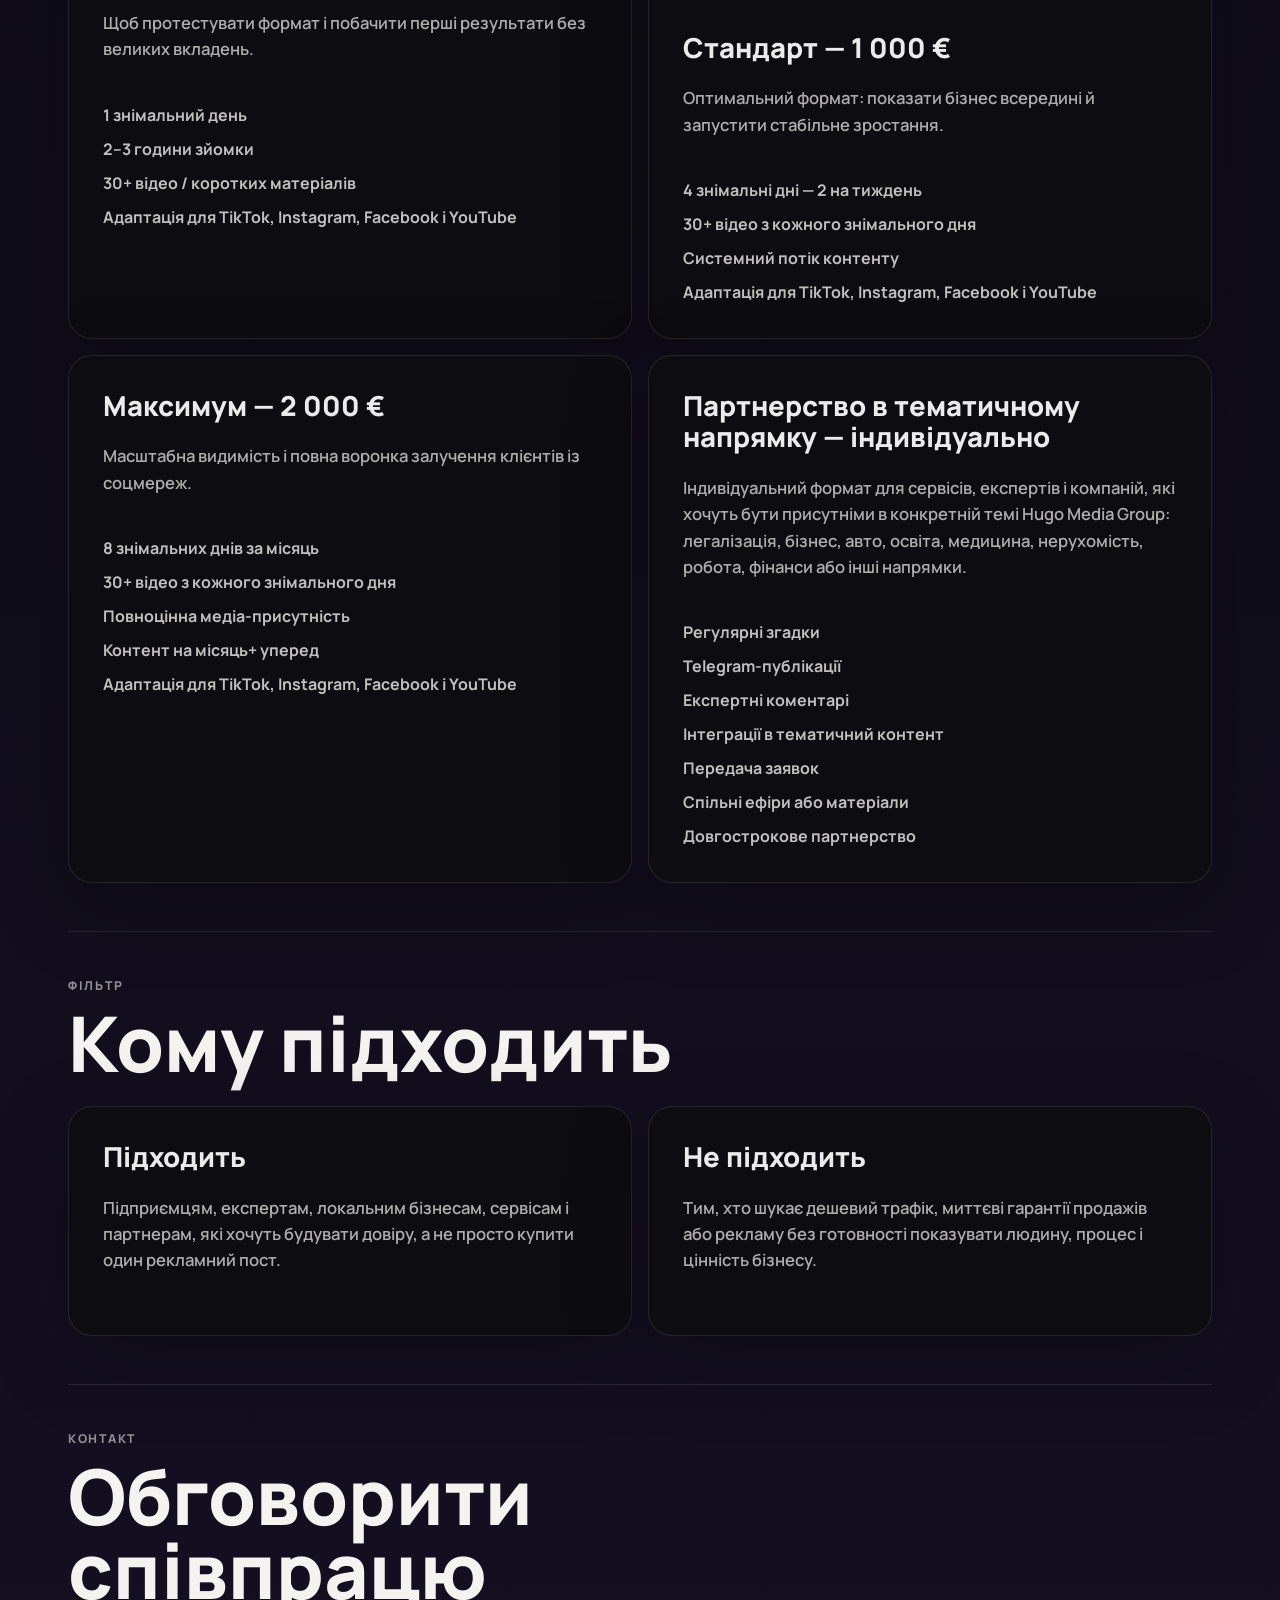
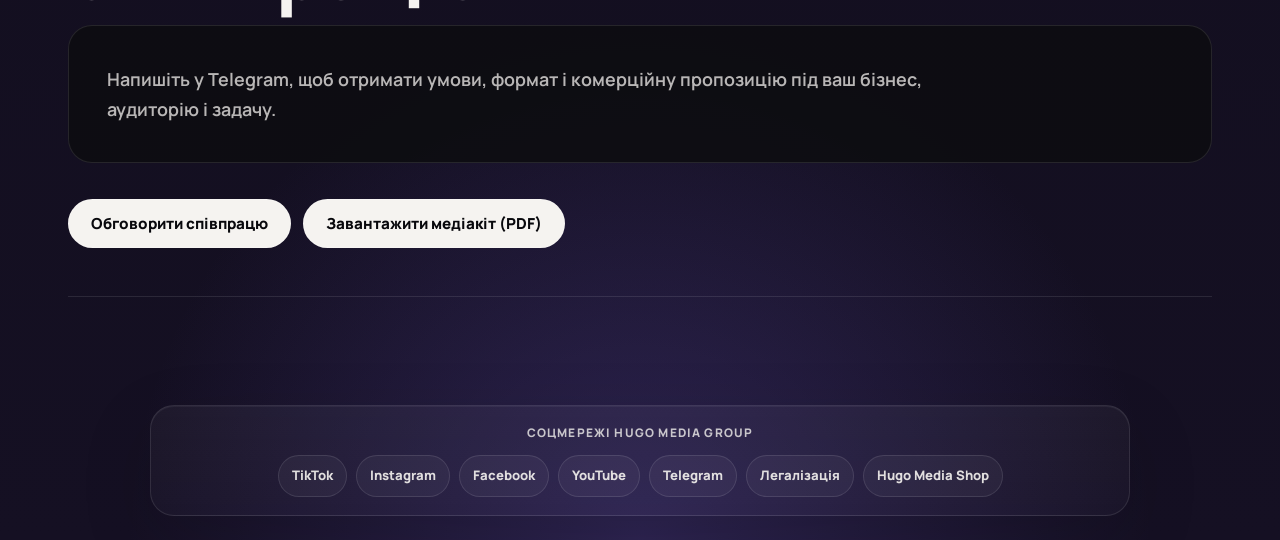
<file: media-kit.html>
<!doctype html>
<html lang="uk">
<head>
  <meta charset="utf-8"><meta name="viewport" content="width=device-width, initial-scale=1">
  <title>Медіакіт Hugo Media Group — аудиторія, формати співпраці та інтеграції</title>
  <meta name="description" content="Медіакіт Hugo Media Group: 100 000+ аудиторія, 6 000 000+ переглядів на місяць, 30+ інтеграцій, основні медіа-активи, канали та формати співпраці.">
  <meta name="theme-color" content="#09090f"><link rel="canonical" href="https://hugosite-lac.vercel.app/media-kit.html">
  <meta property="og:type" content="website"><meta property="og:site_name" content="Hugo Media Group"><meta property="og:title" content="Медіакіт Hugo Media Group — аудиторія, формати співпраці та інтеграції"><meta property="og:description" content="Аудиторія, медійні інтеграції та можливості для бізнесу, партнерів і експертів."><meta property="og:url" content="https://hugosite-lac.vercel.app/media-kit.html"><meta property="og:image" content="https://hugosite-lac.vercel.app/photo_2026-06-10_23-00-39%20-%20Copy.jpg"><meta name="twitter:card" content="summary_large_image">
  <link rel="preconnect" href="https://fonts.googleapis.com"><link rel="preconnect" href="https://fonts.gstatic.com" crossorigin><link href="https://fonts.googleapis.com/css2?family=Manrope:wght@400;500;600;700;800&display=swap" rel="stylesheet">
  <link rel="stylesheet" href="style.css?v=20260617-profile-restore-1"><link rel="stylesheet" href="about.css?v=20260618-about-value-1"><link rel="stylesheet" href="pages.css?v=20260618-task6-1"><link rel="stylesheet" href="brand-fixes.css?v=20260619-stats-full-1">
  <style>.media-asset-grid{display:grid;grid-template-columns:repeat(2,minmax(0,1fr));gap:16px}.media-asset-card{min-height:180px;display:flex;flex-direction:column;justify-content:space-between;gap:18px;padding:clamp(22px,3.2vw,34px);border:1px solid rgba(255,255,255,.1);border-radius:var(--radius);background:rgba(13,13,17,.94);box-shadow:0 24px 80px rgba(0,0,0,.26)}.media-asset-card strong{display:block;color:#fff;font-size:clamp(2rem,5vw,4.4rem);line-height:.92;font-weight:800}.media-asset-card h3{margin:0;color:rgba(255,255,255,.92);font-size:clamp(1.1rem,2vw,1.45rem);line-height:1.15;font-weight:800}.media-asset-card p{margin:0;color:rgba(245,243,240,.7);font-size:clamp(.94rem,1.35vw,1.04rem);line-height:1.58;font-weight:650}.proof-grid{display:grid;grid-template-columns:repeat(3,minmax(0,1fr));gap:16px;margin-top:28px}.proof-card{overflow:hidden;border:1px solid rgba(255,255,255,.12);border-radius:var(--radius);background:rgba(13,13,17,.94);box-shadow:0 24px 80px rgba(0,0,0,.26)}.proof-card img{display:block;width:100%;aspect-ratio:16/10;object-fit:contain;padding:10px;background:#f5f3f0}.proof-card div{padding:18px}.proof-card h3{margin:0 0 8px;color:#fff;font-size:1.05rem}.proof-card strong{display:block;color:#fff;font-size:clamp(1.7rem,3.6vw,3rem);line-height:1;font-weight:800}.proof-card p{margin:10px 0 0;color:rgba(245,243,240,.72);font-weight:650}.package-list{display:grid;gap:10px;margin:18px 0 0;padding:0;list-style:none;color:rgba(245,243,240,.78);font-weight:700}.package-label{width:fit-content;display:inline-flex;margin-bottom:18px;padding:8px 12px;border:1px solid rgba(255,255,255,.16);border-radius:999px;color:rgba(255,255,255,.78);font-size:.72rem;font-weight:800;text-transform:uppercase;letter-spacing:.08em}.kit-actions{display:flex;flex-wrap:wrap;gap:12px;align-items:center;margin-top:18px}@media(max-width:900px){.media-asset-grid,.proof-grid{grid-template-columns:1fr}}@media(max-width:520px){.kit-actions .platform-value-cta{width:100%}}</style>
</head>
<body data-page="media-kit" class="logo-page" style="--brand-logo-bg: url('photo_2026-06-10_23-00-39%20-%20Copy.jpg');">
  <main class="editorial-shell"><header class="editorial-topbar"><a class="brand" href="index.html"><span></span>Hugo Media Group</a><div class="editorial-nav"><a class="editorial-back" href="index.html">На головну</a><div class="language-switcher"><button type="button" data-lang="ua">UA</button><button type="button" data-lang="en">EN</button><button type="button" data-lang="pl">PL</button></div></div></header>
    <section class="editorial-hero"><div class="editorial-copy"><p class="kicker">Медіакіт</p><h1>Медіакіт Hugo Media Group</h1><p class="editorial-lead">Авторська медіаплатформа незалежного міжнародного журналіста Сергія Гальчука / Hugo про людей, бізнес і життя за кордоном.</p></div><figure class="editorial-logo"><img src="photo_2026-06-10_23-00-39%20-%20Copy.jpg" alt="Медіакіт Hugo Media Group — аудиторія, перегляди та формати співпраці" width="640" height="640"></figure></section>
    <article class="editorial-article"><h2>Хто я</h2><p>Сергій Гальчук / Hugo — незалежний міжнародний журналіст, автор Hugo Media Group, блогер і підприємець.</p><p>Мій формат — не суха реклама, а медійна присутність: показати людину за бізнесом, пояснити цінність, створити довіру і дати аудиторії причину звернутись саме до вас.</p><div class="kit-actions"><a class="platform-value-cta" href="/HUGO-MEDIA-Reklamna-Propozytsiya-2026-UPDATED.pdf" target="_blank" rel="noopener">Завантажити медіакіт (PDF)</a></div></article>
    <section class="platform-value" aria-labelledby="status-title"><div class="platform-section-heading"><p class="section-label">Довіра</p><h2 id="status-title">Статус і документи</h2></div><div class="platform-unites-list"><p>Сергій Гальчук — незалежний міжнародний журналіст, автор Hugo Media Group, блогер і підприємець.</p><p>Працюю з темами бізнесу, міграції, легалізації, життя українців за кордоном, підприємництва, сервісів і реальних історій людей.</p><p>Документи / підтвердження журналістського статусу можуть бути надані за запитом.</p></div></section>
    <section class="platform-value" aria-labelledby="kit-metrics-title"><div class="platform-section-heading"><p class="section-label">Масштаб</p><h2 id="kit-metrics-title">Медіа-активи Hugo Media Group</h2></div><div class="media-asset-grid"><article class="media-asset-card"><div><h3>Сукупна аудиторія</h3><strong>100 000+</strong></div><p>сукупна аудиторія проєктів</p></article><article class="media-asset-card"><div><h3>Перегляди</h3><strong>6 000 000+</strong></div><p>Сукупні місячні перегляди за даними основних платформ Hugo Media Group.</p></article><article class="media-asset-card"><div><h3>Інтеграції</h3><strong>30+</strong></div><p>медійних інтеграцій</p></article><article class="media-asset-card"><div><h3>Комунікації</h3><strong>100+</strong></div><p>контактів, звернень і ділових комунікацій</p></article></div></section>
    <section class="platform-value" aria-labelledby="kit-assets-title"><div class="platform-section-heading"><p class="section-label">Канали</p><h2 id="kit-assets-title">Основні канали і медіа-активи</h2></div><div class="media-asset-grid"><article class="media-asset-card"><div><h3>TikTok</h3><strong>40 000+</strong></div><p>підписників · 7M переглядів відео за період зі скріншоту</p></article><article class="media-asset-card"><div><h3>Facebook</h3><strong>31 000+</strong></div><p>підписників · 5 591 597 переглядів за період зі скріншоту</p></article><article class="media-asset-card"><div><h3>Telegram Hugo Media</h3><strong>3 300+</strong></div><p>підписників</p></article><article class="media-asset-card"><div><h3>Instagram</h3><strong>1 100+</strong></div><p>підписників · нова сторінка після масового блокування попередніх акаунтів, канал активно розвивається · 449 346 переглядів за 60 днів</p></article><article class="media-asset-card"><div><h3>Telegram Легалізація</h3><strong>150+</strong></div><p>підписників</p></article><article class="media-asset-card"><div><h3>YouTube</h3><strong>Shorts</strong></div><p>доданий у медійну систему Hugo Media Group, контент адаптується під YouTube Shorts / відеоформат</p></article><article class="media-asset-card"><div><h3>Географія аудиторії</h3><strong>PL · UA · EU</strong></div><p>Польща, Україна, Європа</p></article></div></section>
    <section class="platform-value" aria-labelledby="kit-views-title"><div class="platform-section-heading"><p class="section-label">Перегляди</p><h2 id="kit-views-title">Місячні перегляди платформ</h2><p>Статистика нижче підтверджена скріншотами з платформ. YouTube доданий у медійну систему Hugo Media Group і входить у формати публікації контенту.</p></div><div class="proof-grid"><article class="proof-card"><img src="tiktok.png" alt="Статистика переглядів TikTok Hugo Media Group"><div><h3>TikTok</h3><strong>7M</strong><p>переглядів відео за період зі скріншоту</p></div></article><article class="proof-card"><img src="facebook.png" alt="Статистика переглядів Facebook Hugo Media Group"><div><h3>Facebook</h3><strong>5 591 597</strong><p>переглядів за період зі скріншоту</p></div></article><article class="proof-card"><img src="insta.jpeg" alt="Статистика нової Instagram-сторінки Hugo Media Group після масового блокування"><div><h3>Instagram</h3><strong>449 346</strong><p>переглядів за 60 днів. Нова сторінка після масового блокування попередніх акаунтів.</p></div></article></div></section>
    <section class="platform-value" aria-labelledby="kit-formats-title"><div class="platform-section-heading"><p class="section-label">Формати</p><h2 id="kit-formats-title">Формати співпраці</h2><p>Три формати для бізнесу, який хоче протестувати медійну присутність, отримати стабільний контент або запустити повноцінну медійну воронку через Hugo Media Group.</p></div><div class="platform-value-grid"><article class="platform-value-card"><h3>Стартер — 300 €</h3><p>Щоб протестувати формат і побачити перші результати без великих вкладень.</p><ul class="package-list"><li>1 знімальний день</li><li>2–3 години зйомки</li><li>30+ відео / коротких матеріалів</li><li>Адаптація для TikTok, Instagram, Facebook і YouTube</li></ul></article><article class="platform-value-card"><span class="package-label">Найпопулярніший</span><h3>Стандарт — 1 000 €</h3><p>Оптимальний формат: показати бізнес всередині й запустити стабільне зростання.</p><ul class="package-list"><li>4 знімальні дні — 2 на тиждень</li><li>30+ відео з кожного знімального дня</li><li>Системний потік контенту</li><li>Адаптація для TikTok, Instagram, Facebook і YouTube</li></ul></article><article class="platform-value-card"><h3>Максимум — 2 000 €</h3><p>Масштабна видимість і повна воронка залучення клієнтів із соцмереж.</p><ul class="package-list"><li>8 знімальних днів за місяць</li><li>30+ відео з кожного знімального дня</li><li>Повноцінна медіа-присутність</li><li>Контент на місяць+ уперед</li><li>Адаптація для TikTok, Instagram, Facebook і YouTube</li></ul></article><article class="platform-value-card"><h3>Партнерство в тематичному напрямку — індивідуально</h3><p>Індивідуальний формат для сервісів, експертів і компаній, які хочуть бути присутніми в конкретній темі Hugo Media Group: легалізація, бізнес, авто, освіта, медицина, нерухомість, робота, фінанси або інші напрямки.</p><ul class="package-list"><li>Регулярні згадки</li><li>Telegram-публікації</li><li>Експертні коментарі</li><li>Інтеграції в тематичний контент</li><li>Передача заявок</li><li>Спільні ефіри або матеріали</li><li>Довгострокове партнерство</li></ul></article></div></section>
    <section class="platform-value" aria-labelledby="kit-for-title"><div class="platform-section-heading"><p class="section-label">Фільтр</p><h2 id="kit-for-title">Кому підходить</h2></div><div class="platform-value-grid"><article class="platform-value-card"><h3>Підходить</h3><p>Підприємцям, експертам, локальним бізнесам, сервісам і партнерам, які хочуть будувати довіру, а не просто купити один рекламний пост.</p></article><article class="platform-value-card"><h3>Не підходить</h3><p>Тим, хто шукає дешевий трафік, миттєві гарантії продажів або рекламу без готовності показувати людину, процес і цінність бізнесу.</p></article></div></section>
    <section class="platform-unites" aria-labelledby="kit-close-title"><div class="platform-section-heading compact"><p class="section-label">Контакт</p><h2 id="kit-close-title">Обговорити співпрацю</h2></div><div class="platform-unites-list"><p>Напишіть у Telegram, щоб отримати умови, формат і комерційну пропозицію під ваш бізнес, аудиторію і задачу.</p></div><div class="kit-actions"><a class="platform-value-cta" href="https://t.me/Hugo_media" target="_blank" rel="noopener noreferrer" data-link="consultation">Обговорити співпрацю</a><a class="platform-value-cta" href="/HUGO-MEDIA-Reklamna-Propozytsiya-2026-UPDATED.pdf" target="_blank" rel="noopener">Завантажити медіакіт (PDF)</a></div></section>
  </main><div class="toast" role="status" aria-live="polite"></div><script src="script.js?v=20260619-stats-images-1"></script>
</body>
</html>
</file>
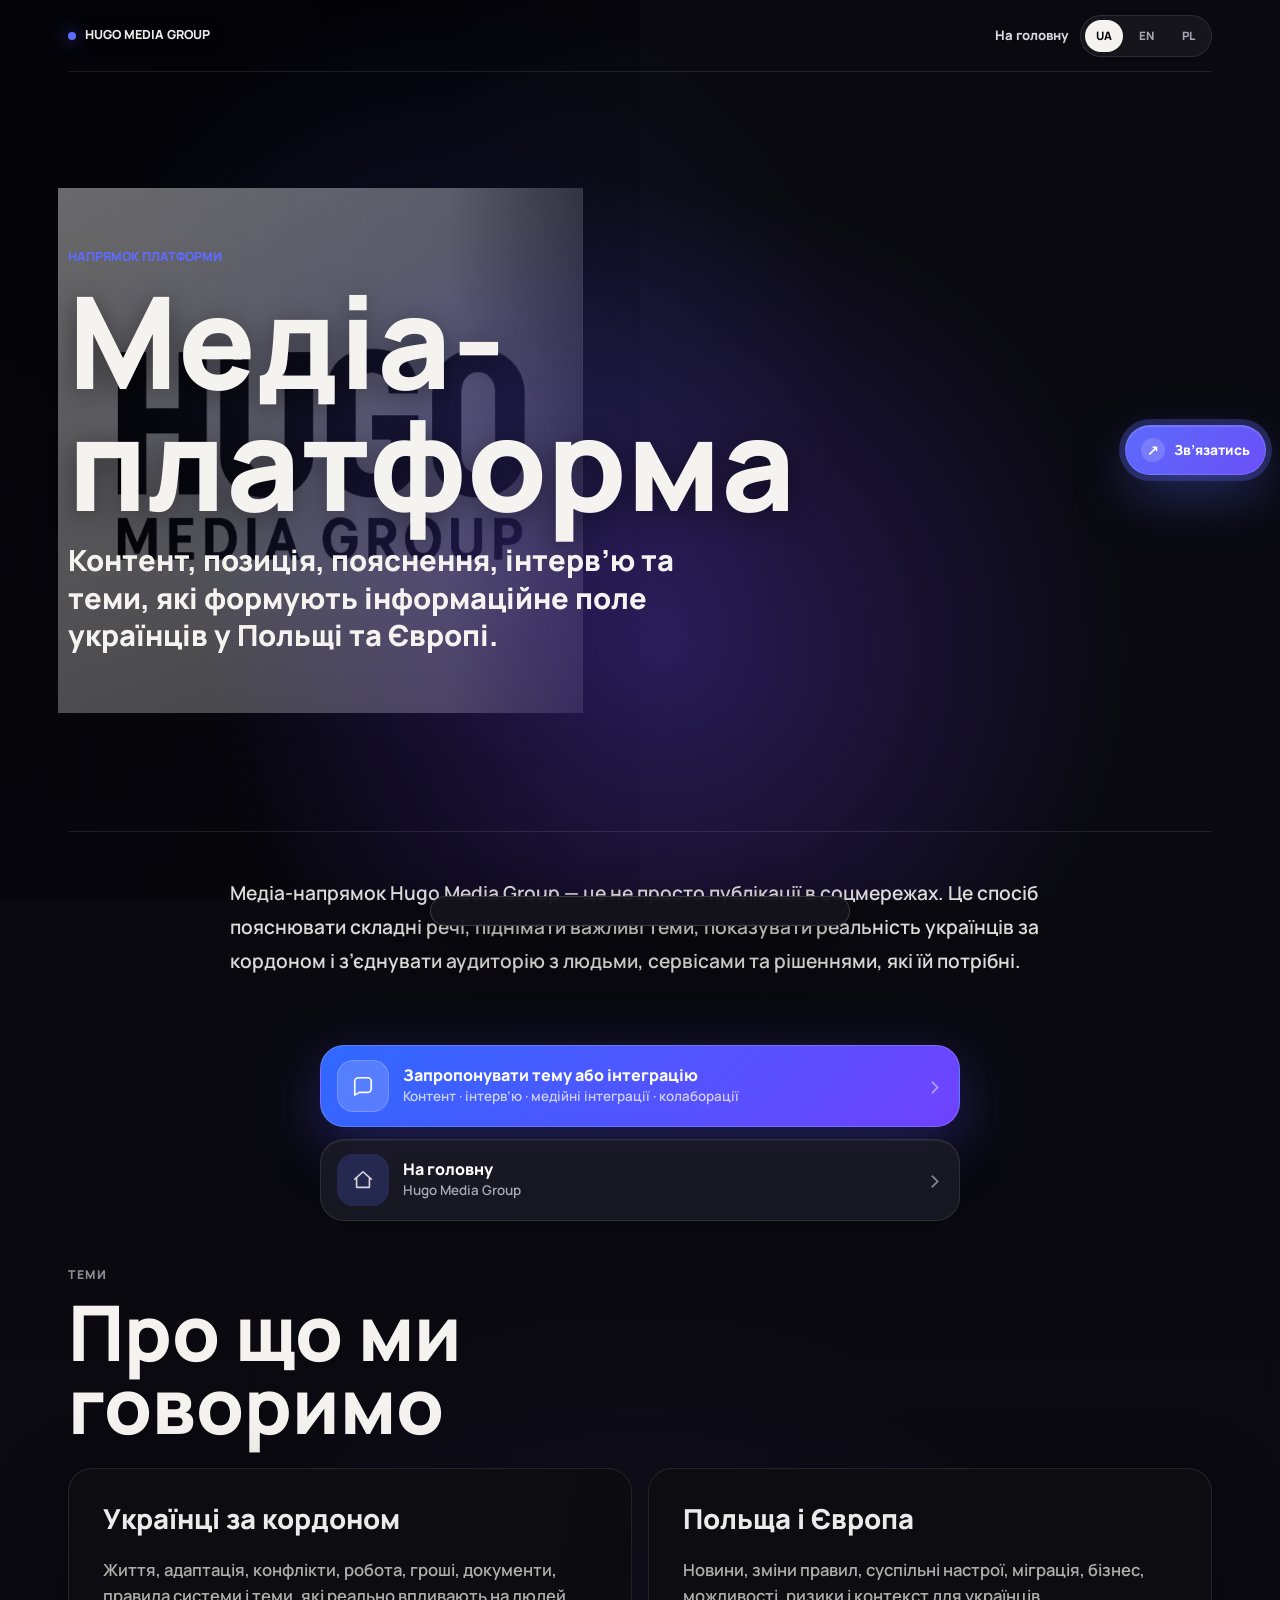
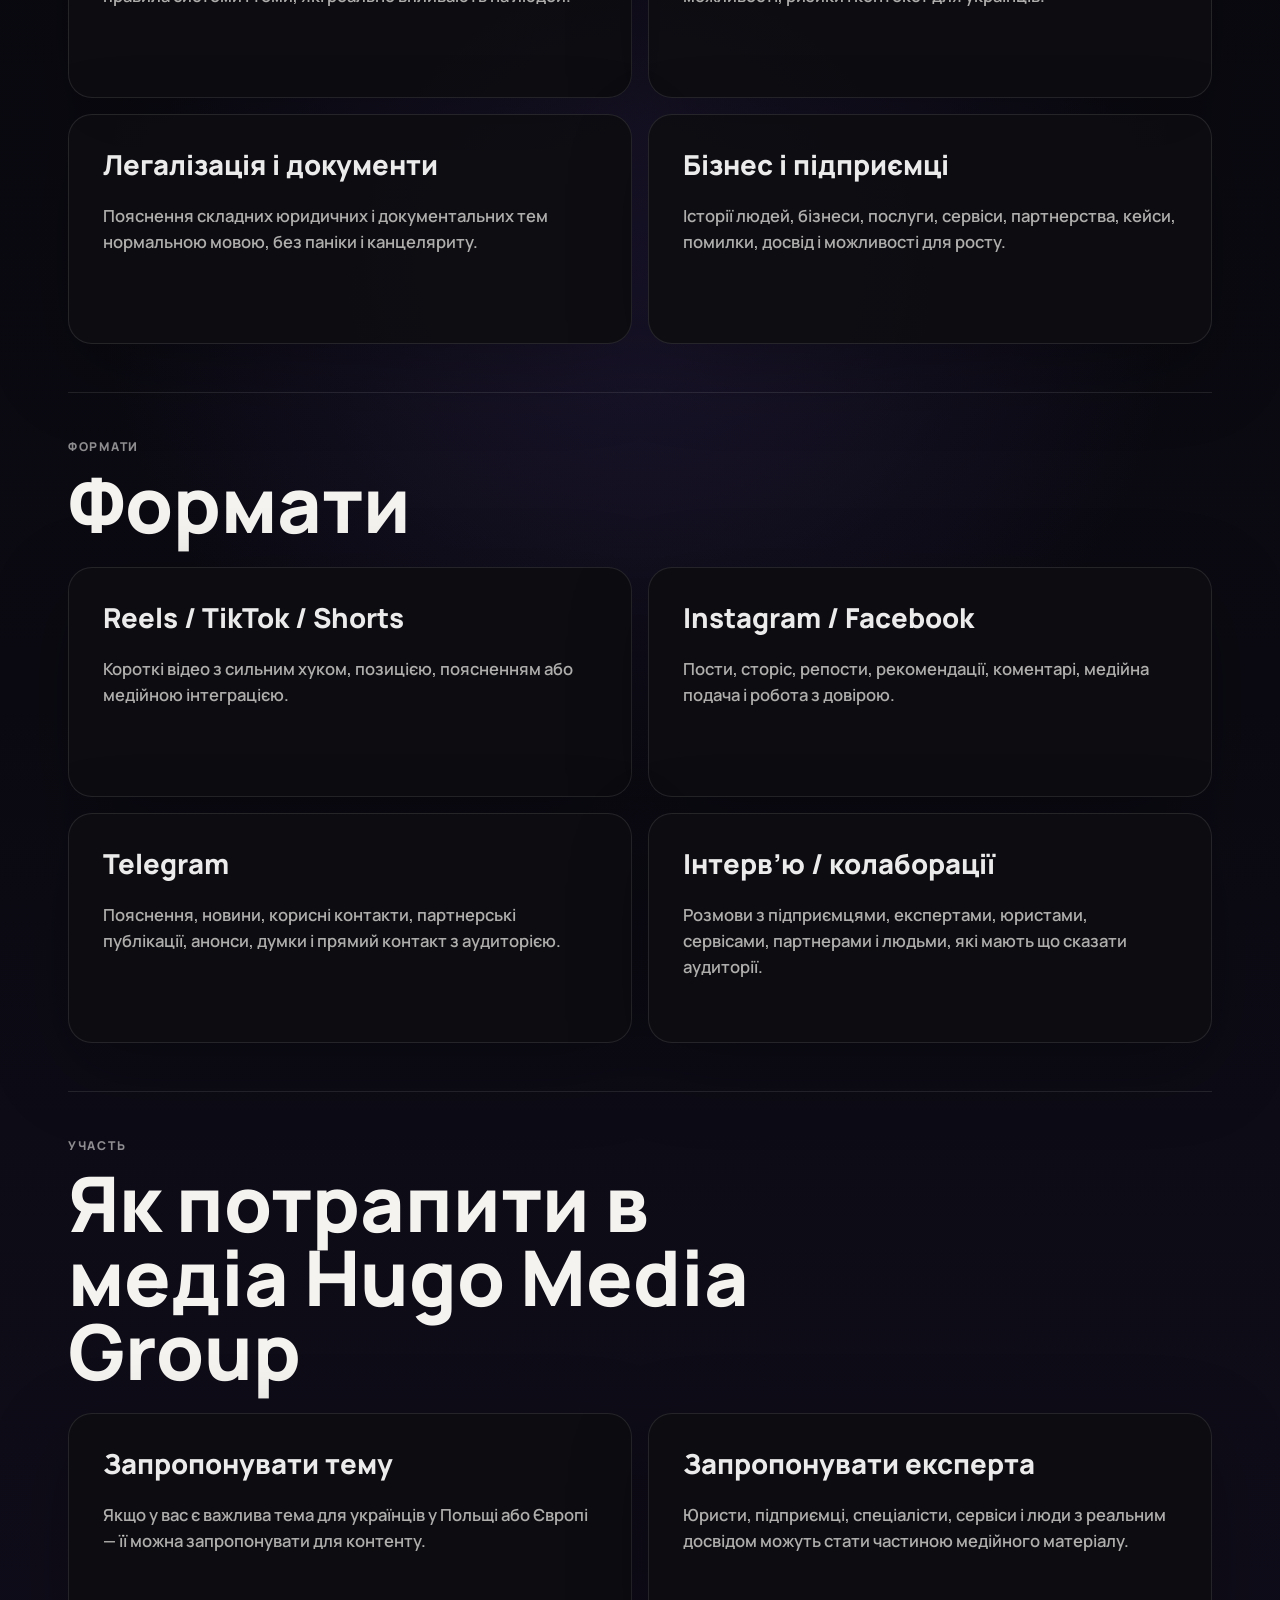
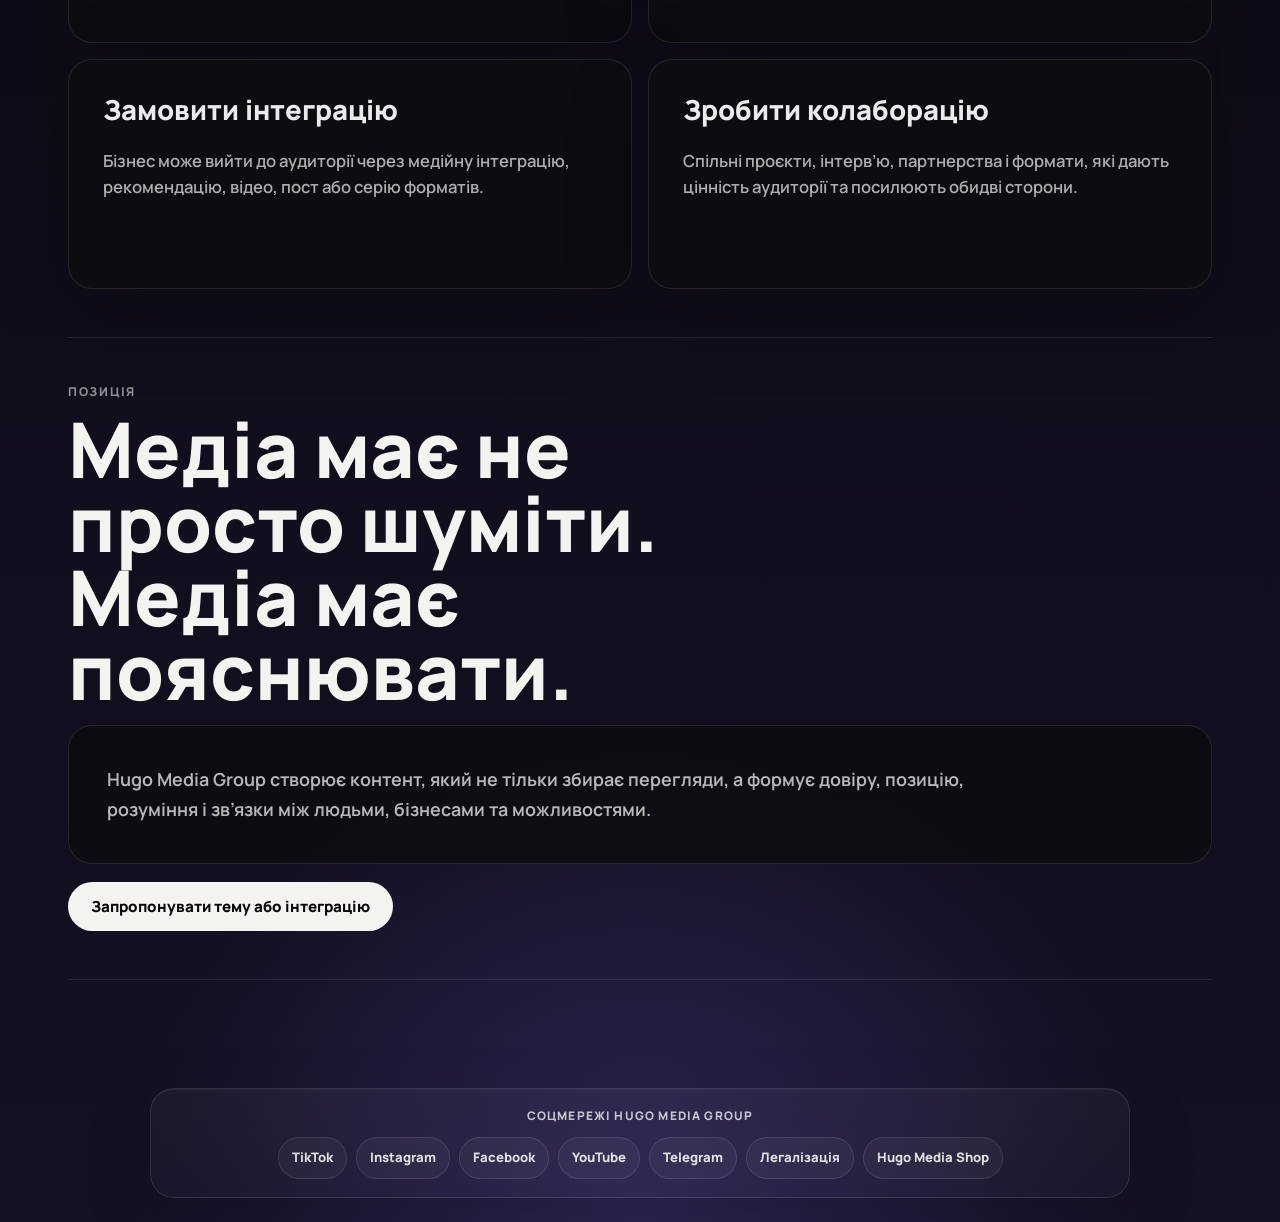
<file: media.html>
<!doctype html>
<html lang="uk">
<head>
  <meta charset="utf-8">
  <meta name="viewport" content="width=device-width, initial-scale=1">
  <title>Медіа-платформа — Hugo Media Group</title>
  <meta name="description" content="Медіа-напрямок Hugo Media Group: авторський контент, відео, інтерв’ю, медійні інтеграції, теми про українців у Польщі та Європі, бізнес, легалізацію і життя за кордоном.">
  <meta name="theme-color" content="#09090f">
  <link rel="canonical" href="https://hugosite-lac.vercel.app/media.html">
  <meta property="og:type" content="website">
  <meta property="og:site_name" content="Hugo Media Group">
  <meta property="og:title" content="Медіа-платформа — Hugo Media Group">
  <meta property="og:description" content="Авторський контент, відео, інтерв’ю, медійні інтеграції і теми про українців у Польщі та Європі.">
  <meta property="og:url" content="https://hugosite-lac.vercel.app/media.html">
  <meta property="og:image" content="https://hugosite-lac.vercel.app/photo_2026-06-10_23-00-39%20-%20Copy.jpg">
  <meta name="twitter:card" content="summary_large_image">
  <link rel="preconnect" href="https://fonts.googleapis.com"><link rel="preconnect" href="https://fonts.gstatic.com" crossorigin><link href="https://fonts.googleapis.com/css2?family=Manrope:wght@400;500;600;700;800&display=swap" rel="stylesheet">
  <link rel="stylesheet" href="style.css?v=20260617-profile-restore-1"><link rel="stylesheet" href="about.css?v=20260617-about-editorial-1"><link rel="stylesheet" href="pages.css?v=20260618-task7-1"><link rel="stylesheet" href="brand-fixes.css?v=20260619-bgvideos-1">
</head>
<body data-page="media" class="logo-page split-page" style="--brand-logo-bg: url('photo_2026-06-10_23-00-39%20-%20Copy.jpg');">
  <div class="split-bg" aria-hidden="true"><div class="split-bg__logo"></div><video class="split-bg__video" autoplay muted loop playsinline><source src="/IMG_0483.MP4" type="video/mp4"></video><div class="split-bg__blend"></div><div class="split-bg__tint"></div></div><main class="editorial-shell">
    <header class="editorial-topbar"><a class="brand" href="index.html"><span></span>Hugo Media Group</a><div class="editorial-nav"><a class="editorial-back" href="index.html" data-i18n="nav.home">На головну</a><div class="language-switcher"><button type="button" data-lang="ua">UA</button><button type="button" data-lang="en">EN</button><button type="button" data-lang="pl">PL</button></div></div></header>

    <section class="editorial-hero"><div class="editorial-copy"><p class="kicker">Напрямок платформи</p><h1>Медіа-платформа</h1><p class="editorial-lead">Контент, позиція, пояснення, інтерв’ю та теми, які формують інформаційне поле українців у Польщі та Європі.</p></div><figure class="editorial-logo"><img src="photo_2026-06-10_23-00-39%20-%20Copy.jpg" alt="Медіа-платформа Hugo Media Group" width="640" height="640"></figure></section>

    <article class="editorial-article"><p>Медіа-напрямок Hugo Media Group — це не просто публікації в соцмережах. Це спосіб пояснювати складні речі, піднімати важливі теми, показувати реальність українців за кордоном і з’єднувати аудиторію з людьми, сервісами та рішеннями, які їй потрібні.</p></article>

    <section class="editorial-page-actions"><a class="action-card action-primary" href="https://t.me/Hugo_media" target="_blank" rel="noopener noreferrer" data-link="consultation"><span class="action-icon"><svg viewBox="0 0 24 24"><path d="M21 15a4 4 0 0 1-4 4H8l-5 3V7a4 4 0 0 1 4-4h10a4 4 0 0 1 4 4z"/></svg></span><span class="action-copy"><strong>Запропонувати тему або інтеграцію</strong><small>Контент · інтерв’ю · медійні інтеграції · колаборації</small></span><span class="action-arrow">›</span></a><a class="action-card" href="index.html"><span class="action-icon"><svg viewBox="0 0 24 24"><path d="M3 11l9-8 9 8"/><path d="M5 10v10h14V10"/></svg></span><span class="action-copy"><strong data-i18n="nav.home">На головну</strong><small>Hugo Media Group</small></span><span class="action-arrow">›</span></a></section>

    <section class="platform-value" aria-labelledby="media-topics-title"><div class="platform-section-heading"><p class="section-label">Теми</p><h2 id="media-topics-title">Про що ми говоримо</h2></div><div class="platform-value-grid"><article class="platform-value-card"><h3>Українці за кордоном</h3><p>Життя, адаптація, конфлікти, робота, гроші, документи, правила системи і теми, які реально впливають на людей.</p></article><article class="platform-value-card"><h3>Польща і Європа</h3><p>Новини, зміни правил, суспільні настрої, міграція, бізнес, можливості, ризики і контекст для українців.</p></article><article class="platform-value-card"><h3>Легалізація і документи</h3><p>Пояснення складних юридичних і документальних тем нормальною мовою, без паніки і канцеляриту.</p></article><article class="platform-value-card"><h3>Бізнес і підприємці</h3><p>Історії людей, бізнеси, послуги, сервіси, партнерства, кейси, помилки, досвід і можливості для росту.</p></article></div></section>

    <section class="platform-value" aria-labelledby="media-formats-title"><div class="platform-section-heading"><p class="section-label">Формати</p><h2 id="media-formats-title">Формати</h2></div><div class="platform-value-grid"><article class="platform-value-card"><h3>Reels / TikTok / Shorts</h3><p>Короткі відео з сильним хуком, позицією, поясненням або медійною інтеграцією.</p></article><article class="platform-value-card"><h3>Instagram / Facebook</h3><p>Пости, сторіс, репости, рекомендації, коментарі, медійна подача і робота з довірою.</p></article><article class="platform-value-card"><h3>Telegram</h3><p>Пояснення, новини, корисні контакти, партнерські публікації, анонси, думки і прямий контакт з аудиторією.</p></article><article class="platform-value-card"><h3>Інтерв’ю / колаборації</h3><p>Розмови з підприємцями, експертами, юристами, сервісами, партнерами і людьми, які мають що сказати аудиторії.</p></article></div></section>

    <section class="platform-value" aria-labelledby="media-entry-title"><div class="platform-section-heading"><p class="section-label">Участь</p><h2 id="media-entry-title">Як потрапити в медіа Hugo Media Group</h2></div><div class="platform-value-grid"><article class="platform-value-card"><h3>Запропонувати тему</h3><p>Якщо у вас є важлива тема для українців у Польщі або Європі — її можна запропонувати для контенту.</p></article><article class="platform-value-card"><h3>Запропонувати експерта</h3><p>Юристи, підприємці, спеціалісти, сервіси і люди з реальним досвідом можуть стати частиною медійного матеріалу.</p></article><article class="platform-value-card"><h3>Замовити інтеграцію</h3><p>Бізнес може вийти до аудиторії через медійну інтеграцію, рекомендацію, відео, пост або серію форматів.</p></article><article class="platform-value-card"><h3>Зробити колаборацію</h3><p>Спільні проєкти, інтерв’ю, партнерства і формати, які дають цінність аудиторії та посилюють обидві сторони.</p></article></div></section>

    <section class="platform-unites" aria-labelledby="media-close-title"><div class="platform-section-heading compact"><p class="section-label">Позиція</p><h2 id="media-close-title">Медіа має не просто шуміти. Медіа має пояснювати.</h2></div><div class="platform-unites-list"><p>Hugo Media Group створює контент, який не тільки збирає перегляди, а формує довіру, позицію, розуміння і зв’язки між людьми, бізнесами та можливостями.</p></div><a class="platform-value-cta" href="https://t.me/Hugo_media" target="_blank" rel="noopener noreferrer" data-link="consultation">Запропонувати тему або інтеграцію</a></section>
  </main>
  <div class="toast" role="status" aria-live="polite"></div>
  <script src="script.js?v=20260618-cta-fix-1"></script>
</body>
</html>
</file>
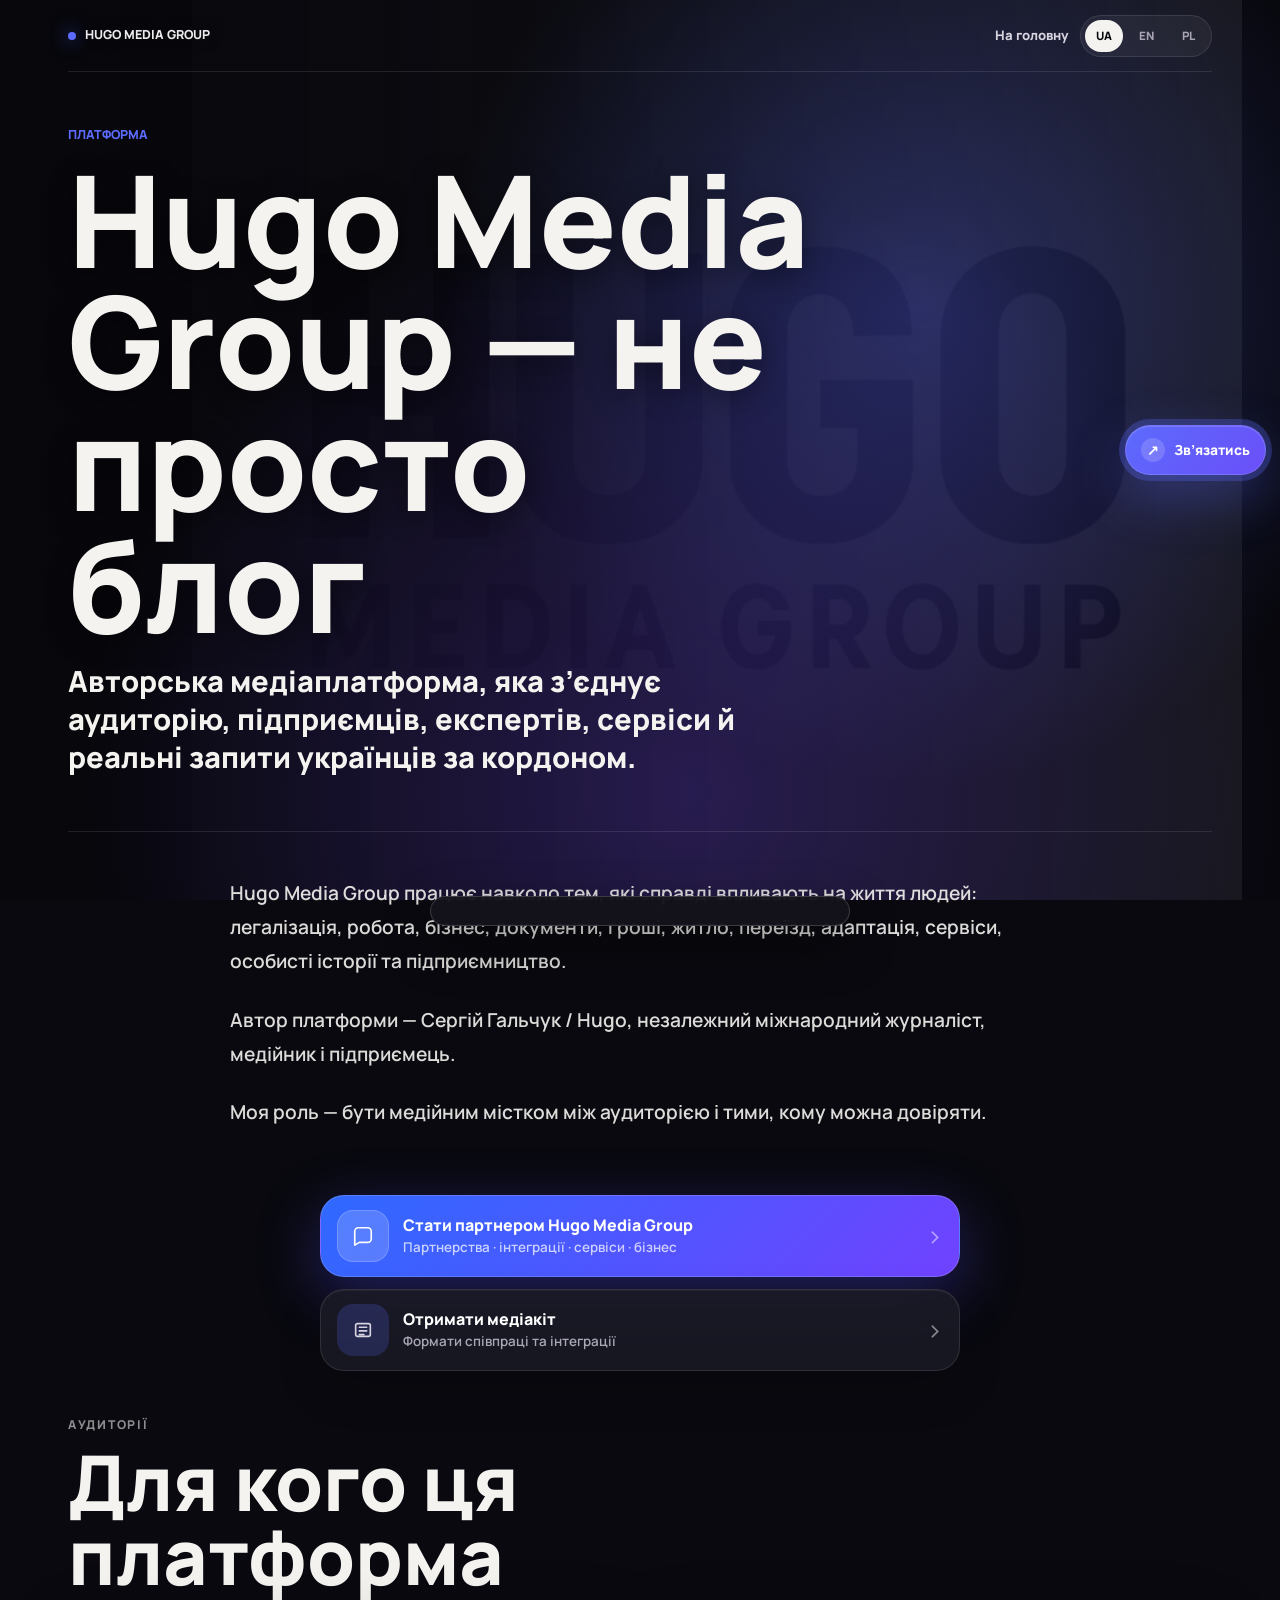
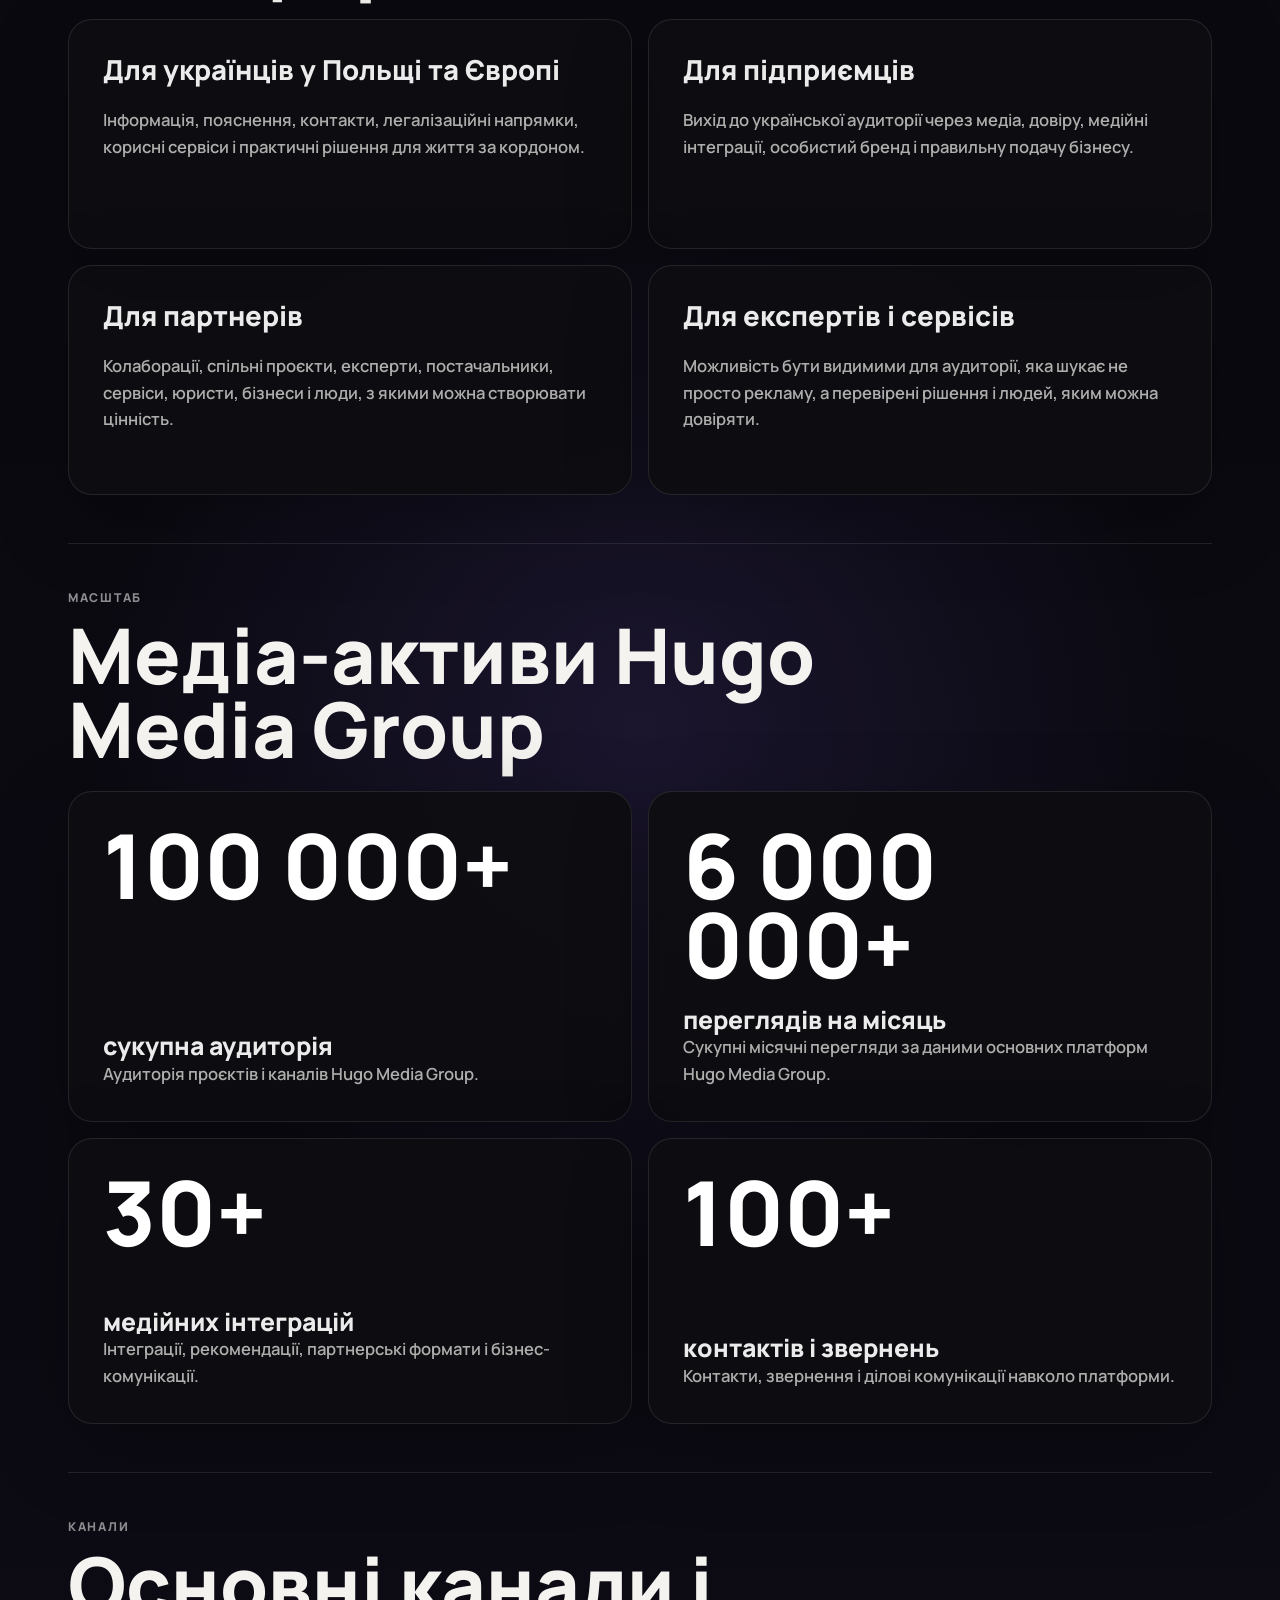
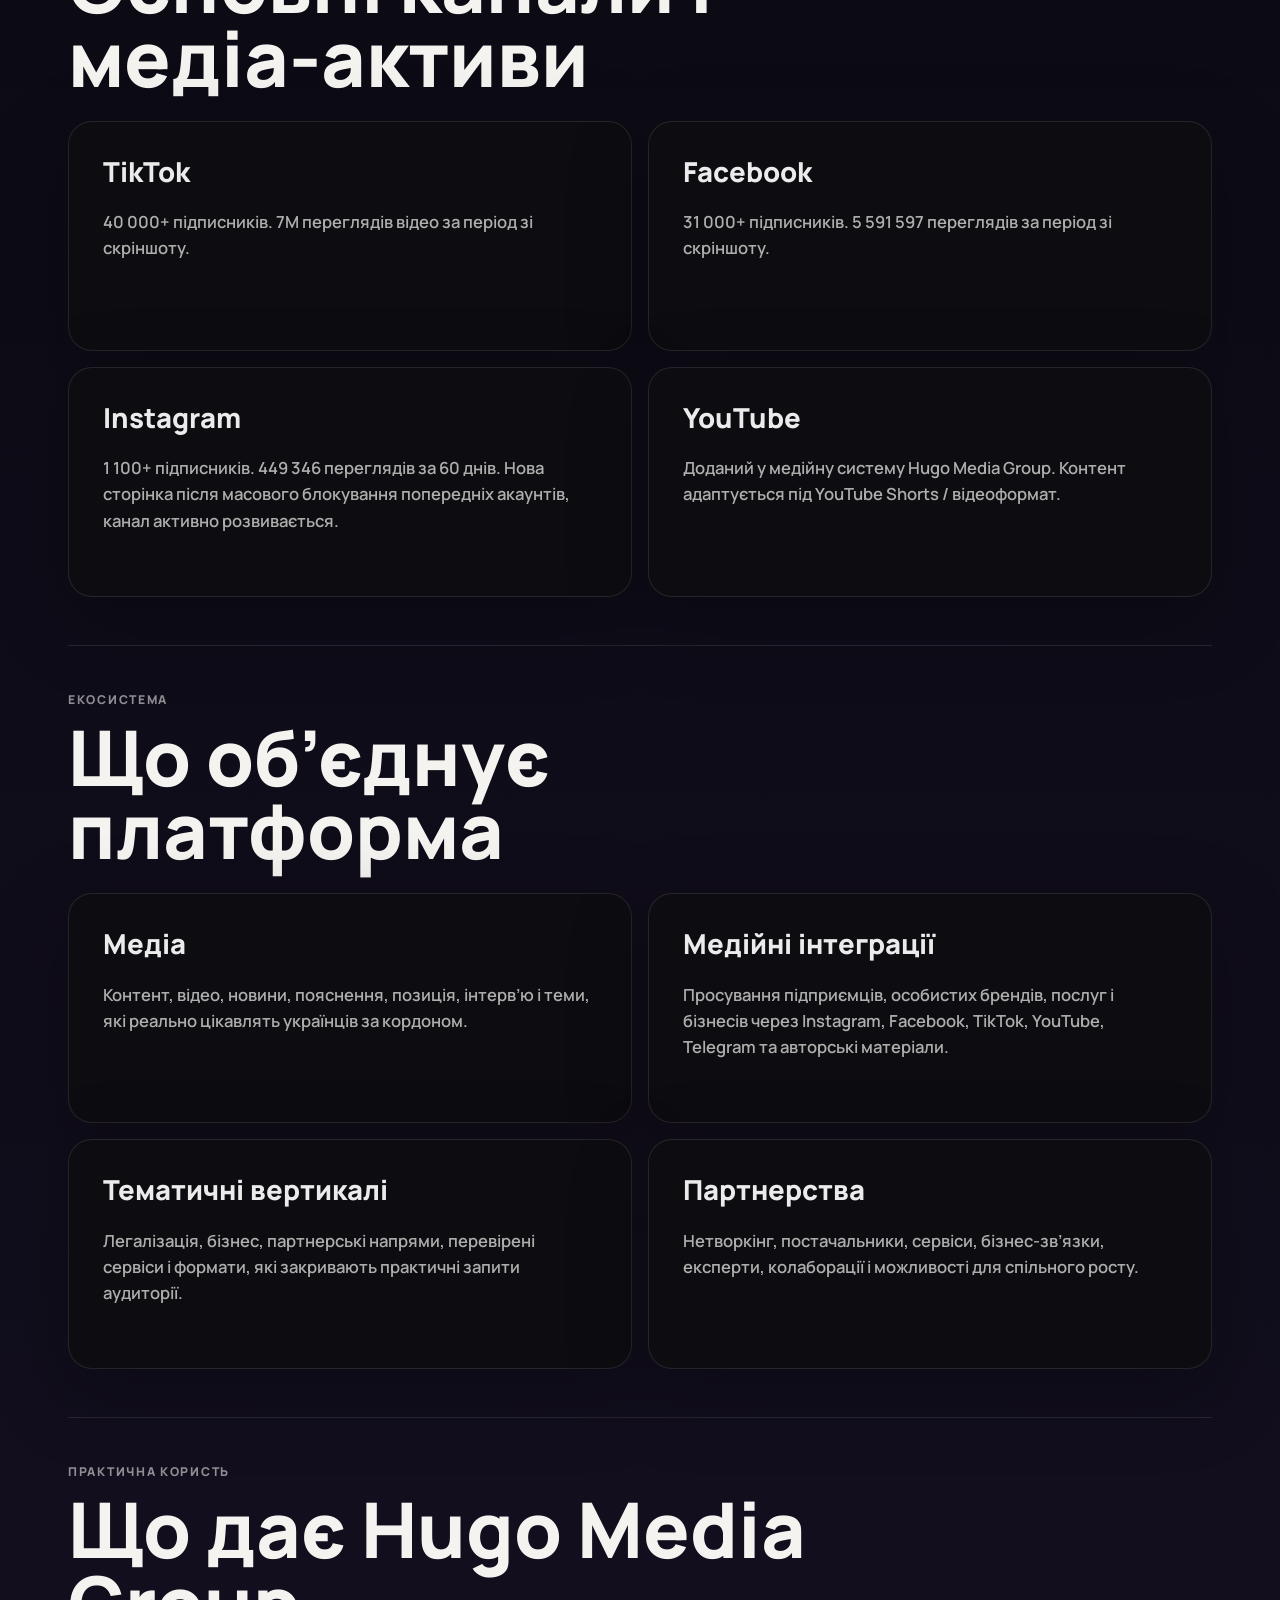
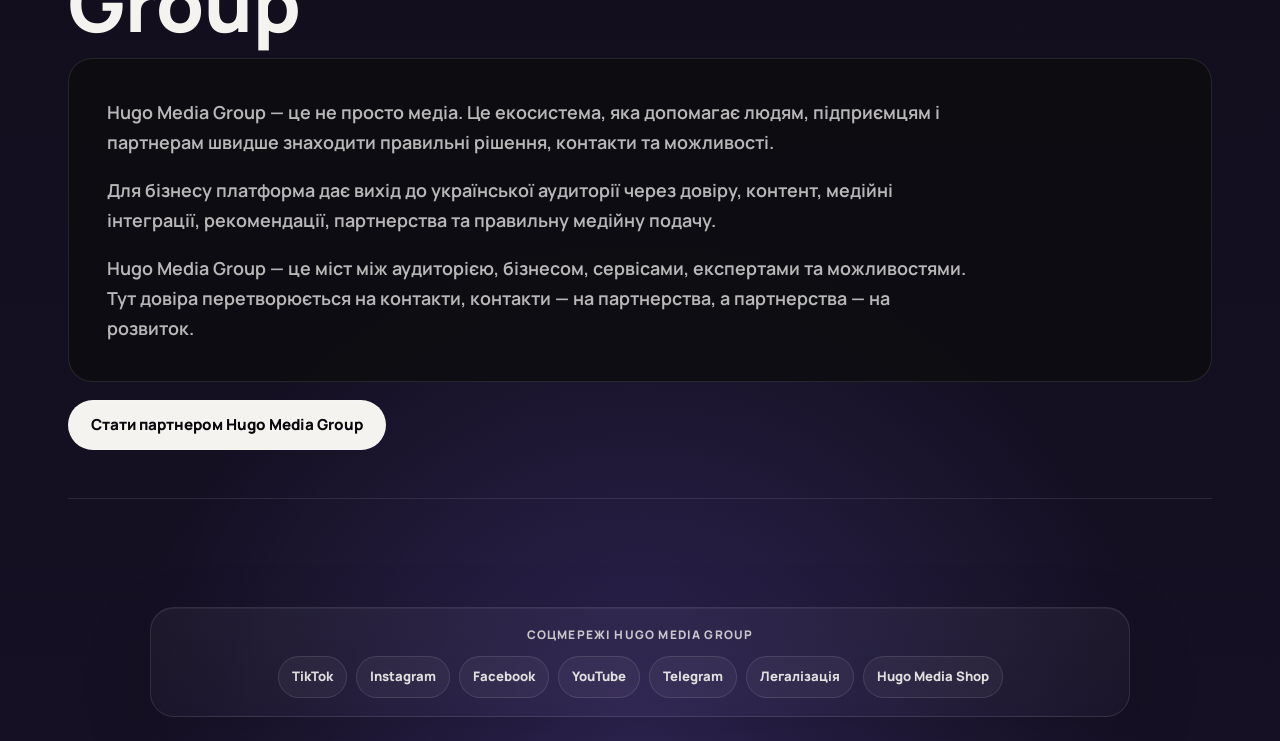
<file: platform.html>
<!doctype html>
<html lang="uk">
<head>
  <meta charset="utf-8"><meta name="viewport" content="width=device-width, initial-scale=1">
  <title>Hugo Media Group — авторська медіаплатформа для українців за кордоном</title>
  <meta name="description" content="Hugo Media Group — авторська медіаплатформа, яка з’єднує аудиторію, підприємців, експертів і сервіси через медійні інтеграції, тематичні вертикалі та партнерства.">
  <meta name="theme-color" content="#09090f"><link rel="canonical" href="https://hugosite-lac.vercel.app/platform.html">
  <meta property="og:type" content="website"><meta property="og:site_name" content="Hugo Media Group"><meta property="og:title" content="Hugo Media Group — авторська медіаплатформа для українців за кордоном"><meta property="og:description" content="Авторська медіаплатформа, яка з’єднує аудиторію, підприємців, експертів і сервіси через медійні інтеграції, тематичні вертикалі та партнерства."><meta property="og:url" content="https://hugosite-lac.vercel.app/platform.html"><meta property="og:image" content="https://hugosite-lac.vercel.app/photo_2026-06-10_23-00-39%20-%20Copy.jpg"><meta name="twitter:card" content="summary_large_image">
  <link rel="preconnect" href="https://fonts.googleapis.com"><link rel="preconnect" href="https://fonts.gstatic.com" crossorigin><link href="https://fonts.googleapis.com/css2?family=Manrope:wght@400;500;600;700;800&display=swap" rel="stylesheet">
  <link rel="stylesheet" href="style.css?v=20260617-profile-restore-1"><link rel="stylesheet" href="about.css?v=20260617-about-editorial-1"><link rel="stylesheet" href="pages.css?v=20260618-platform-value-1"><link rel="stylesheet" href="brand-fixes.css?v=20260617-links-icons-1">
</head>
<body data-page="platform" class="logo-page" style="--brand-logo-bg: url('photo_2026-06-10_23-00-39%20-%20Copy.jpg');">
  <main class="editorial-shell"><header class="editorial-topbar"><a class="brand" href="index.html"><span></span>Hugo Media Group</a><div class="editorial-nav"><a class="editorial-back" href="index.html" data-i18n="nav.home">На головну</a><div class="language-switcher"><button type="button" data-lang="ua">UA</button><button type="button" data-lang="en">EN</button><button type="button" data-lang="pl">PL</button></div></div></header>
    <section class="editorial-hero"><div class="editorial-copy"><p class="kicker">Платформа</p><h1>Hugo Media Group — не просто блог</h1><p class="editorial-lead">Авторська медіаплатформа, яка з’єднує аудиторію, підприємців, експертів, сервіси й реальні запити українців за кордоном.</p></div><figure class="editorial-logo"><img src="photo_2026-06-10_23-00-39%20-%20Copy.jpg" alt="Hugo Media Group — авторська медіаплатформа для українців за кордоном" width="640" height="640"></figure></section>
    <article class="editorial-article"><p>Hugo Media Group працює навколо тем, які справді впливають на життя людей: легалізація, робота, бізнес, документи, гроші, житло, переїзд, адаптація, сервіси, особисті історії та підприємництво.</p><p>Автор платформи — Сергій Гальчук / Hugo, незалежний міжнародний журналіст, медійник і підприємець.</p><p>Моя роль — бути медійним містком між аудиторією і тими, кому можна довіряти.</p></article>
    <section class="editorial-page-actions"><a class="action-card action-primary" href="https://t.me/Hugo_media" target="_blank" rel="noopener noreferrer" data-link="consultation"><span class="action-icon"><svg viewBox="0 0 24 24"><path d="M21 15a4 4 0 0 1-4 4H8l-5 3V7a4 4 0 0 1 4-4h10a4 4 0 0 1 4 4z"/></svg></span><span class="action-copy"><strong>Стати партнером Hugo Media Group</strong><small>Партнерства · інтеграції · сервіси · бізнес</small></span><span class="action-arrow">›</span></a><a class="action-card" href="media-kit.html"><span class="action-icon"><svg viewBox="0 0 24 24"><rect x="4" y="5" width="16" height="14" rx="2"/><path d="M8 9h8"/><path d="M8 13h8"/><path d="M8 17h5"/></svg></span><span class="action-copy"><strong>Отримати медіакіт</strong><small>Формати співпраці та інтеграції</small></span><span class="action-arrow">›</span></a></section>
    <section class="platform-value" aria-labelledby="audience-title"><div class="platform-section-heading"><p class="section-label">Аудиторії</p><h2 id="audience-title">Для кого ця платформа</h2></div><div class="platform-value-grid"><article class="platform-value-card"><h3>Для українців у Польщі та Європі</h3><p>Інформація, пояснення, контакти, легалізаційні напрямки, корисні сервіси і практичні рішення для життя за кордоном.</p></article><article class="platform-value-card"><h3>Для підприємців</h3><p>Вихід до української аудиторії через медіа, довіру, медійні інтеграції, особистий бренд і правильну подачу бізнесу.</p></article><article class="platform-value-card"><h3>Для партнерів</h3><p>Колаборації, спільні проєкти, експерти, постачальники, сервіси, юристи, бізнеси і люди, з якими можна створювати цінність.</p></article><article class="platform-value-card"><h3>Для експертів і сервісів</h3><p>Можливість бути видимими для аудиторії, яка шукає не просто рекламу, а перевірені рішення і людей, яким можна довіряти.</p></article></div></section>
    <section class="platform-value" aria-labelledby="metrics-title"><div class="platform-section-heading"><p class="section-label">Масштаб</p><h2 id="metrics-title">Медіа-активи Hugo Media Group</h2></div><div class="platform-scale-grid"><article class="platform-scale-card"><strong>100 000+</strong><div><h3>сукупна аудиторія</h3><p>Аудиторія проєктів і каналів Hugo Media Group.</p></div></article><article class="platform-scale-card"><strong>6 000 000+</strong><div><h3>переглядів на місяць</h3><p>Сукупні місячні перегляди за даними основних платформ Hugo Media Group.</p></div></article><article class="platform-scale-card"><strong>30+</strong><div><h3>медійних інтеграцій</h3><p>Інтеграції, рекомендації, партнерські формати і бізнес-комунікації.</p></div></article><article class="platform-scale-card"><strong>100+</strong><div><h3>контактів і звернень</h3><p>Контакти, звернення і ділові комунікації навколо платформи.</p></div></article></div></section>
    <section class="platform-value" aria-labelledby="channels-title"><div class="platform-section-heading"><p class="section-label">Канали</p><h2 id="channels-title">Основні канали і медіа-активи</h2></div><div class="platform-value-grid"><article class="platform-value-card"><h3>TikTok</h3><p>40 000+ підписників. 7M переглядів відео за період зі скріншоту.</p></article><article class="platform-value-card"><h3>Facebook</h3><p>31 000+ підписників. 5 591 597 переглядів за період зі скріншоту.</p></article><article class="platform-value-card"><h3>Instagram</h3><p>1 100+ підписників. 449 346 переглядів за 60 днів. Нова сторінка після масового блокування попередніх акаунтів, канал активно розвивається.</p></article><article class="platform-value-card"><h3>YouTube</h3><p>Доданий у медійну систему Hugo Media Group. Контент адаптується під YouTube Shorts / відеоформат.</p></article></div></section>
    <section class="platform-value" aria-labelledby="unites-title"><div class="platform-section-heading"><p class="section-label">Екосистема</p><h2 id="unites-title">Що об’єднує платформа</h2></div><div class="platform-value-grid"><article class="platform-value-card"><h3>Медіа</h3><p>Контент, відео, новини, пояснення, позиція, інтерв’ю і теми, які реально цікавлять українців за кордоном.</p></article><article class="platform-value-card"><h3>Медійні інтеграції</h3><p>Просування підприємців, особистих брендів, послуг і бізнесів через Instagram, Facebook, TikTok, YouTube, Telegram та авторські матеріали.</p></article><article class="platform-value-card"><h3>Тематичні вертикалі</h3><p>Легалізація, бізнес, партнерські напрями, перевірені сервіси і формати, які закривають практичні запити аудиторії.</p></article><article class="platform-value-card"><h3>Партнерства</h3><p>Нетворкінг, постачальники, сервіси, бізнес-зв’язки, експерти, колаборації і можливості для спільного росту.</p></article></div></section>
    <section class="platform-unites" aria-labelledby="value-title"><div class="platform-section-heading compact"><p class="section-label">Практична користь</p><h2 id="value-title">Що дає Hugo Media Group</h2></div><div class="platform-unites-list"><p>Hugo Media Group — це не просто медіа. Це екосистема, яка допомагає людям, підприємцям і партнерам швидше знаходити правильні рішення, контакти та можливості.</p><p>Для бізнесу платформа дає вихід до української аудиторії через довіру, контент, медійні інтеграції, рекомендації, партнерства та правильну медійну подачу.</p><p>Hugo Media Group — це міст між аудиторією, бізнесом, сервісами, експертами та можливостями. Тут довіра перетворюється на контакти, контакти — на партнерства, а партнерства — на розвиток.</p></div><a class="platform-value-cta" href="https://t.me/Hugo_media" target="_blank" rel="noopener noreferrer" data-link="consultation">Стати партнером Hugo Media Group</a></section>
  </main><div class="toast" role="status" aria-live="polite"></div><script src="script.js?v=20260619-stats-images-1"></script>
</body>
</html>
</file>
<file: style.css>
:root {
  color-scheme: dark;
  --bg: #07070c;
  --panel: rgba(28, 27, 39, 0.82);
  --panel-strong: rgba(37, 35, 54, 0.94);
  --line: rgba(255, 255, 255, 0.1);
  --line-strong: rgba(255, 255, 255, 0.17);
  --text: #f5f3f0;
  --muted: #a8a4b4;
  --soft: #d7d3df;
  --accent: #5d6cff;
  --accent-2: #7447ff;
  --radius: 24px;
  --max: 420px;
}

* { box-sizing: border-box; }

html {
  scroll-behavior: smooth;
  -webkit-text-size-adjust: 100%;
}

body {
  min-height: 100svh;
  margin: 0;
  overflow-x: hidden;
  background:
    radial-gradient(circle at 50% 42%, rgba(64, 48, 112, 0.3), transparent 34rem),
    radial-gradient(circle at 50% 100%, rgba(95, 76, 175, 0.34), transparent 32rem),
    linear-gradient(180deg, #08080d 0%, #0b0a12 52%, #151023 100%);
  color: var(--text);
  font-family: Manrope, Inter, ui-sans-serif, system-ui, -apple-system, BlinkMacSystemFont, "Segoe UI", Arial, sans-serif;
  line-height: 1.5;
  letter-spacing: 0;
}

a { color: inherit; text-decoration: none; }

.profile-shell {
  width: min(100%, var(--max));
  min-height: 100svh;
  margin: 0 auto;
  padding: 0 14px 42px;
}

.hero-card { margin: 0 -14px; }

.hero-photo {
  position: relative;
  height: 550px;
  overflow: hidden;
  background: #111116;
}

.hero-photo::before,
.hero-photo::after {
  content: "";
  position: absolute;
  inset: 0;
  z-index: 1;
  pointer-events: none;
}

.hero-photo::before {
  background:
    linear-gradient(180deg, rgba(7, 7, 12, 0.12) 0%, rgba(7, 7, 12, 0.1) 40%, rgba(7, 7, 12, 0.92) 92%, var(--bg) 100%),
    radial-gradient(circle at 50% 58%, transparent 0, transparent 10rem, rgba(7, 7, 12, 0.2) 19rem, rgba(7, 7, 12, 0.74) 100%);
}

.hero-photo::after {
  inset: auto 0 0;
  height: 190px;
  background: linear-gradient(180deg, rgba(7, 7, 12, 0), var(--bg));
}

.hero-photo img {
  width: 100%;
  height: 100%;
  display: block;
  object-fit: cover;
  object-position: 54% 6%;
  filter: grayscale(1) contrast(1.18) brightness(0.84);
  transform: scale(1.04);
}

.hero-top {
  position: absolute;
  top: 18px;
  left: 18px;
  right: 18px;
  z-index: 2;
  display: flex;
  align-items: center;
  justify-content: space-between;
  gap: 14px;
}

.brand,
.lang,
.kicker {
  font-size: 0.78rem;
  font-weight: 800;
  letter-spacing: 0;
  text-transform: uppercase;
}

.brand {
  display: inline-flex;
  align-items: center;
  gap: 9px;
  color: rgba(255, 255, 255, 0.92);
  text-shadow: 0 1px 16px rgba(0, 0, 0, 0.36);
}

.brand span {
  width: 8px;
  height: 8px;
  border-radius: 999px;
  background: var(--accent);
  box-shadow: 0 0 18px rgba(93, 108, 255, 0.85);
}

.lang {
  padding: 8px 12px;
  border: 1px solid rgba(255,255,255,0.16);
  border-radius: 12px;
  background: rgba(255,255,255,0.15);
  color: rgba(255,255,255,0.9);
  backdrop-filter: blur(16px);
}

.hero-identity {
  position: absolute;
  left: 24px;
  right: 24px;
  bottom: 42px;
  z-index: 2;
  display: grid;
  place-items: center;
  text-align: center;
}

.name-row {
  display: inline-flex;
  align-items: center;
  justify-content: center;
  gap: 10px;
}

h1,
h2,
p { margin-top: 0; }

h1 {
  margin: 0;
  color: var(--text);
  font-size: 3rem;
  line-height: 0.95;
  font-weight: 800;
  letter-spacing: 0;
  text-shadow: 0 6px 28px rgba(0,0,0,0.44);
}

.verified {
  width: 27px;
  height: 27px;
  display: inline-grid;
  place-items: center;
  border-radius: 999px;
  background: linear-gradient(135deg, var(--accent), var(--accent-2));
  color: #fff;
  font-size: 0.82rem;
  font-weight: 900;
  box-shadow: 0 12px 34px rgba(93, 108, 255, 0.38);
}

.location {
  margin: 14px 0 0;
  padding: 8px 14px;
  border: 1px solid var(--line-strong);
  border-radius: 999px;
  background: rgba(18,18,28,0.58);
  color: var(--soft);
  font-size: 0.88rem;
  font-weight: 700;
  backdrop-filter: blur(18px);
}

.intro,
.work-section,
.info-section {
  position: relative;
  z-index: 3;
  display: grid;
  justify-items: center;
  text-align: center;
}

.intro { margin-top: -24px; }
.work-section,
.info-section { margin-top: 34px; }

.kicker {
  margin: 0 0 14px;
  color: var(--accent);
}

h2 {
  max-width: 360px;
  margin: 0 auto;
  color: var(--text);
  font-size: 1.22rem;
  line-height: 1.26;
  font-weight: 800;
  letter-spacing: 0;
}

.lead,
.section-subtitle {
  max-width: 366px;
  margin: 14px auto 0;
  color: var(--muted);
  font-size: 0.9rem;
  line-height: 1.5;
  font-weight: 600;
}

.action-list,
.service-stack {
  display: grid;
  gap: 12px;
  width: 100%;
  margin-top: 20px;
}

.action-card {
  min-height: 82px;
  display: grid;
  grid-template-columns: 52px minmax(0, 1fr) auto;
  align-items: center;
  gap: 14px;
  padding: 14px 16px;
  border: 1px solid var(--line);
  border-radius: var(--radius);
  background: var(--panel);
  box-shadow: inset 0 1px 0 rgba(255,255,255,0.055), 0 18px 44px rgba(0,0,0,0.18);
  backdrop-filter: blur(20px);
  text-align: left;
}

.action-primary {
  border-color: rgba(255,255,255,0.18);
  background: linear-gradient(135deg, #2f69ff 0%, #7042ff 100%);
  box-shadow: 0 18px 60px rgba(83,78,255,0.34);
}

.action-icon {
  width: 52px;
  height: 52px;
  display: inline-grid;
  place-items: center;
  border-radius: 16px;
  background: rgba(93,108,255,0.2);
  color: #fff;
  font-size: 1.25rem;
  font-weight: 900;
}

.action-primary .action-icon {
  background: rgba(255,255,255,0.16);
  box-shadow: inset 0 0 0 1px rgba(255,255,255,0.18);
}

.action-copy {
  min-width: 0;
  display: grid;
  gap: 3px;
}

.action-copy strong {
  color: #fff;
  font-size: 1rem;
  line-height: 1.15;
  font-weight: 800;
  letter-spacing: 0;
}

.action-copy small {
  color: rgba(226,223,236,0.72);
  font-size: 0.84rem;
  line-height: 1.35;
  font-weight: 600;
}

.action-primary .action-copy small { color: rgba(255,255,255,0.72); }

.action-arrow {
  color: rgba(255,255,255,0.48);
  font-size: 1.7rem;
  line-height: 1;
}

.social-strip {
  display: grid;
  grid-template-columns: repeat(2, minmax(0, 1fr));
  gap: 10px;
  margin-top: 30px;
  padding-bottom: 18px;
}

.social-strip a {
  min-height: 48px;
  display: inline-flex;
  align-items: center;
  justify-content: center;
  border: 1px solid var(--line);
  border-radius: 16px;
  background: rgba(255,255,255,0.045);
  color: var(--soft);
  font-size: 0.86rem;
  font-weight: 800;
}

.toast {
  position: fixed;
  left: 16px;
  right: 16px;
  bottom: 16px;
  z-index: 10;
  transform: translateY(140%);
  max-width: 420px;
  margin: 0 auto;
  padding: 14px 16px;
  border: 1px solid var(--line-strong);
  border-radius: 18px;
  background: rgba(20,19,28,0.96);
  color: var(--text);
  box-shadow: 0 18px 50px rgba(0,0,0,0.44);
  transition: transform 180ms ease;
}

.toast.is-visible { transform: translateY(0); }

@media (min-width: 720px) {
  .profile-shell { padding-bottom: 58px; }
  .hero-card { margin-left: 0; margin-right: 0; }
  .hero-photo {
    height: 590px;
    border-bottom-left-radius: 2px;
    border-bottom-right-radius: 2px;
  }
}

@media (max-width: 390px) {
  .profile-shell { padding-left: 12px; padding-right: 12px; }
  .hero-card { margin-left: -12px; margin-right: -12px; }
  .hero-photo { height: 500px; }
  .brand,
  .lang,
  .kicker { font-size: 0.72rem; }
  h1 { font-size: 2.72rem; }
  h2 { font-size: 1.12rem; }
  .lead,
  .section-subtitle { font-size: 0.86rem; line-height: 1.46; }
  .action-card { grid-template-columns: 48px minmax(0, 1fr) auto; padding: 13px 14px; }
  .action-icon { width: 48px; height: 48px; }
}

@media (hover: hover) {
  .action-card,
  .social-strip a,
  .brand {
    transition: transform 160ms ease, border-color 160ms ease, background-color 160ms ease, opacity 160ms ease;
  }
  .action-card:hover,
  .social-strip a:hover,
  .brand:hover {
    transform: translateY(-1px);
    border-color: rgba(255,255,255,0.22);
  }
}
</file>
<file: brand-fixes.css>
:root {
  --bg: #07070c;
  --panel: rgba(28, 27, 39, 0.82);
  --panel-strong: rgba(37, 35, 54, 0.94);
  --line: rgba(255, 255, 255, 0.1);
  --line-strong: rgba(255, 255, 255, 0.17);
  --text: #f5f3f0;
  --muted: #a8a4b4;
  --soft: #d7d3df;
  --accent: #5d6cff;
  --accent-2: #7447ff;
}

.action-icon svg,
.social-strip svg {
  width: 22px;
  height: 22px;
  display: block;
  stroke: currentColor;
  stroke-width: 1.8;
  stroke-linecap: round;
  stroke-linejoin: round;
  fill: none;
}

.action-icon {
  color: var(--soft);
}

.action-primary .action-icon {
  color: #fff;
}

.social-strip a {
  gap: 8px;
}

.editorial-logo img {
  filter: grayscale(1) contrast(1.08);
}

.hero-top .language-switcher {
  display: inline-flex;
  align-items: center;
  gap: 3px;
  padding: 4px;
  border: 1px solid rgba(255,255,255,0.16);
  border-radius: 999px;
  background: rgba(14, 14, 22, 0.44);
  backdrop-filter: blur(18px);
  box-shadow: inset 0 1px 0 rgba(255,255,255,0.08);
}

.hero-top .language-switcher button {
  width: 34px;
  height: 34px;
  padding: 0;
  border: 0;
  border-radius: 999px;
  background: transparent;
  color: rgba(255,255,255,0.72);
  font: inherit;
  font-size: 0.72rem;
  font-weight: 900;
  letter-spacing: 0;
  cursor: pointer;
}

.hero-top .language-switcher button.is-active {
  background: #f5f3f0;
  color: #09090f;
}

.verified {
  width: 30px !important;
  min-width: 30px !important;
  max-width: 30px !important;
  height: 30px !important;
  min-height: 30px !important;
  max-height: 30px !important;
  aspect-ratio: 1 / 1;
  display: inline-flex !important;
  align-items: center;
  justify-content: center;
  flex: 0 0 30px;
  padding: 0 !important;
  border-radius: 50% !important;
  line-height: 1;
}

body:not([data-page]) .hero-photo,
body[data-page="home"] .hero-photo {
  height: 610px;
}

body:not([data-page]) .hero-photo img,
body[data-page="home"] .hero-photo img {
  object-position: 54% 0%;
  filter: saturate(1.08) contrast(1.06) brightness(0.96);
  transform: scale(1.01);
}

body:not([data-page]) .hero-photo::before,
body[data-page="home"] .hero-photo::before {
  background:
    linear-gradient(180deg, rgba(7, 7, 12, 0.03) 0%, rgba(7, 7, 12, 0.02) 42%, rgba(7, 7, 12, 0.36) 73%, rgba(7, 7, 12, 0.88) 100%),
    radial-gradient(circle at 50% 46%, transparent 0, transparent 12rem, rgba(7, 7, 12, 0.08) 21rem, rgba(7, 7, 12, 0.38) 100%);
}

body:not([data-page]) .hero-photo::after,
body[data-page="home"] .hero-photo::after {
  height: 230px;
  background:
    radial-gradient(circle at 52% 40%, rgba(116, 71, 255, 0.34), transparent 11rem),
    radial-gradient(circle at 42% 62%, rgba(93, 108, 255, 0.26), transparent 10rem),
    linear-gradient(180deg, rgba(7, 7, 12, 0) 0%, rgba(24, 18, 50, 0.58) 48%, var(--bg) 100%);
}

body:not([data-page]) .hero-identity,
body[data-page="home"] .hero-identity {
  bottom: 34px;
}

body:not([data-page]) .name-row,
body[data-page="home"] .name-row {
  max-width: 360px;
  align-items: flex-end;
}

body:not([data-page]) h1,
body[data-page="home"] h1 {
  max-width: 320px;
  font-size: clamp(2.35rem, 10vw, 3rem);
  line-height: 0.98;
}

.bio-panel {
  width: 100%;
  max-width: 382px;
  display: grid;
  gap: 14px;
  margin-top: 18px;
  padding: 18px 16px 20px;
  border: 1px solid rgba(255, 255, 255, 0.1);
  border-radius: 22px;
  background: linear-gradient(180deg, rgba(255, 255, 255, 0.045), rgba(255, 255, 255, 0.02));
  box-shadow: inset 0 1px 0 rgba(255,255,255,0.045), 0 18px 50px rgba(0,0,0,0.16);
}

.bio-panel .lead {
  margin: 0 auto;
  max-width: 334px;
}

.bio-panel .bio-main {
  color: rgba(245, 243, 240, 0.88);
  font-weight: 800;
}

.bio-panel .bio-statement {
  padding-top: 4px;
  color: #fff;
  font-weight: 800;
}

.bio-signature {
  display: grid;
  gap: 4px;
  padding-top: 10px;
  border-top: 1px solid rgba(255, 255, 255, 0.1);
}

.bio-signature strong {
  color: #fff;
  font-size: 1.08rem;
  line-height: 1.18;
  font-weight: 900;
}

.bio-signature span {
  color: rgba(215, 211, 223, 0.84);
  font-size: 0.88rem;
  line-height: 1.35;
  font-weight: 750;
}

.video-page,
.split-page {
  position: relative;
  isolation: isolate;
}

.video-page .editorial-hero,
.split-page .editorial-hero {
  min-height: min(760px, calc(100svh - 96px));
  grid-template-columns: minmax(0, 760px);
  align-items: center;
}

.video-page .editorial-copy,
.split-page .editorial-copy {
  max-width: 760px;
}

.video-page .editorial-photo,
.split-page .editorial-logo,
.split-page .editorial-photo {
  display: none;
}

.split-page::before,
.split-page::after {
  content: none !important;
}

body[data-page="business"] {
  background: #09090f;
}

body[data-page="business"] .bg-video {
  width: 100%;
  height: 100%;
  object-fit: cover !important;
  object-position: center center !important;
  background: #09090f;
  filter: saturate(1.08) contrast(1.04) brightness(0.86);
}

body[data-page="business"] .bg-video-overlay {
  background:
    radial-gradient(circle at 52% 72%, rgba(116, 71, 255, 0.22), transparent 28rem),
    linear-gradient(90deg, rgba(9, 9, 15, 0.62) 0%, rgba(9, 9, 15, 0.34) 52%, rgba(9, 9, 15, 0.62) 100%),
    rgba(9, 9, 15, 0.22);
}

.split-bg {
  position: fixed;
  inset: 0;
  z-index: -3;
  overflow: hidden;
  background: #09090f;
}

.split-bg__logo {
  position: absolute;
  top: 0;
  bottom: 0;
  left: 0;
  width: 50%;
  background-color: #09090f;
  background-image:
    linear-gradient(90deg, rgba(9, 9, 15, 0.18), rgba(9, 9, 15, 0.44)),
    var(--brand-logo-bg);
  background-position: center;
  background-size: min(82%, 660px) auto;
  background-repeat: no-repeat;
  filter: saturate(0.9) contrast(1.08) brightness(0.82);
}

.split-bg__video {
  position: absolute;
  top: 0;
  right: 0;
  bottom: 0;
  width: 50%;
  height: 100%;
  object-fit: cover;
  filter: saturate(0.92) contrast(1.08) brightness(0.78);
}

.split-bg__blend {
  position: absolute;
  inset: 0;
  pointer-events: none;
  background: linear-gradient(90deg,
    rgba(9, 9, 15, 0.3) 0%,
    rgba(9, 9, 15, 0.18) 35%,
    rgba(9, 9, 15, 0.7) 49%,
    rgba(9, 9, 15, 0.48) 58%,
    rgba(9, 9, 15, 0.28) 100%);
}

.split-bg__tint {
  position: absolute;
  inset: 0;
  pointer-events: none;
  background:
    radial-gradient(circle at 52% 72%, rgba(116, 71, 255, 0.3), transparent 29rem),
    radial-gradient(circle at 36% 42%, rgba(93, 108, 255, 0.14), transparent 24rem),
    linear-gradient(180deg, rgba(9, 9, 15, 0.1) 0%, rgba(9, 9, 15, 0.52) 100%);
}

.proof-card img {
  object-fit: contain !important;
  padding: 10px;
  background: #f5f3f0;
}

.floating-contact {
  position: fixed;
  right: max(14px, env(safe-area-inset-right));
  top: 50%;
  z-index: 999;
  display: inline-flex;
  align-items: center;
  gap: 9px;
  min-height: 48px;
  padding: 12px 15px;
  border: 1px solid rgba(255, 255, 255, 0.18);
  border-radius: 999px;
  background: linear-gradient(135deg, rgba(93, 108, 255, 0.98), rgba(116, 71, 255, 0.96));
  color: #fff;
  font-size: 0.86rem;
  font-weight: 900;
  line-height: 1;
  text-decoration: none;
  box-shadow: 0 20px 54px rgba(93, 108, 255, 0.35), inset 0 1px 0 rgba(255,255,255,0.18);
  transform: translateY(-50%);
  isolation: isolate;
}

.floating-contact::before {
  content: "";
  position: absolute;
  inset: -7px;
  z-index: -1;
  border-radius: inherit;
  background: rgba(93, 108, 255, 0.28);
  animation: hugoPulse 1.8s ease-out infinite;
}

.floating-contact__icon {
  width: 24px;
  height: 24px;
  display: inline-flex;
  align-items: center;
  justify-content: center;
  border-radius: 50%;
  background: rgba(255,255,255,0.16);
  font-size: 0.92rem;
}

.floating-contact:hover {
  color: #fff;
  transform: translateY(-50%) translateX(-2px);
}

.site-social-footer {
  width: min(100% - 28px, 980px);
  margin: 52px auto 24px;
  padding: 18px;
  border: 1px solid rgba(255, 255, 255, 0.1);
  border-radius: 24px;
  background: linear-gradient(180deg, rgba(255,255,255,0.04), rgba(255,255,255,0.02));
  box-shadow: inset 0 1px 0 rgba(255,255,255,0.05), 0 24px 70px rgba(0,0,0,0.16);
  color: var(--text);
  text-align: center;
}

.site-social-footer p {
  margin: 0 0 13px;
  color: rgba(245, 243, 240, 0.78);
  font-size: 0.74rem;
  font-weight: 900;
  letter-spacing: 0.1em;
  text-transform: uppercase;
}

.site-social-footer__links {
  display: flex;
  flex-wrap: wrap;
  justify-content: center;
  gap: 9px;
}

.site-social-footer__links a {
  display: inline-flex;
  align-items: center;
  justify-content: center;
  min-height: 38px;
  padding: 10px 13px;
  border: 1px solid rgba(255,255,255,0.11);
  border-radius: 999px;
  background: rgba(255,255,255,0.045);
  color: rgba(245, 243, 240, 0.9);
  font-size: 0.82rem;
  font-weight: 850;
  text-decoration: none;
}

.site-social-footer__links a:hover {
  border-color: rgba(255,255,255,0.25);
  background: rgba(255,255,255,0.08);
  color: #fff;
}

@keyframes hugoPulse {
  0% {
    opacity: 0.55;
    transform: scale(0.94);
  }
  70%, 100% {
    opacity: 0;
    transform: scale(1.28);
  }
}

@media (prefers-reduced-motion: reduce) {
  video[class*="bg"] {
    display: none;
  }

  .floating-contact::before {
    animation: none;
  }
}

@media (max-width: 900px) {
  .video-page .editorial-hero,
  .split-page .editorial-hero {
    min-height: auto;
    grid-template-columns: 1fr;
    padding-top: 170px;
  }
}

@media (max-width: 768px) {
  body[data-page="business"] .bg-video {
    object-fit: cover !important;
    object-position: center center !important;
  }

  body[data-page="business"] .bg-video-overlay {
    background:
      radial-gradient(circle at 50% 72%, rgba(116, 71, 255, 0.2), transparent 24rem),
      rgba(9, 9, 15, 0.48);
  }

  .split-bg__logo {
    top: auto;
    right: 0;
    bottom: 0;
    left: 0;
    width: 100%;
    height: 50%;
    background-size: min(74%, 540px) auto;
  }

  .split-bg__video {
    top: 0;
    right: 0;
    left: 0;
    width: 100%;
    height: 50%;
  }

  .split-bg__blend {
    background: linear-gradient(180deg,
      rgba(9, 9, 15, 0.22) 0%,
      rgba(9, 9, 15, 0.18) 38%,
      rgba(9, 9, 15, 0.68) 50%,
      rgba(9, 9, 15, 0.32) 62%,
      rgba(9, 9, 15, 0.2) 100%);
  }

  .split-bg__tint {
    background:
      radial-gradient(circle at 50% 52%, rgba(116, 71, 255, 0.28), transparent 22rem),
      linear-gradient(180deg, rgba(9, 9, 15, 0.22) 0%, rgba(9, 9, 15, 0.42) 50%, rgba(9, 9, 15, 0.22) 100%);
  }
}

@media (max-width: 640px) {
  .floating-contact {
    right: 12px;
    top: auto;
    bottom: calc(82px + env(safe-area-inset-bottom));
    min-height: 44px;
    padding: 11px 13px;
    font-size: 0.78rem;
    transform: none;
  }

  .floating-contact:hover {
    transform: translateX(-2px);
  }
}

@media (max-width: 520px) {
  body:not([data-page]) .hero-photo,
  body[data-page="home"] .hero-photo {
    height: 590px;
  }

  body:not([data-page]) .hero-identity,
  body[data-page="home"] .hero-identity {
    bottom: 30px;
  }

  body:not([data-page]) h1,
  body[data-page="home"] h1 {
    max-width: 292px;
    font-size: 2.38rem;
  }

  .bio-panel {
    max-width: 100%;
    padding: 16px 14px 18px;
  }

  .video-page .editorial-hero,
  .split-page .editorial-hero {
    padding-top: 155px;
  }
}

@media (max-width: 390px) {
  body:not([data-page]) .hero-photo,
  body[data-page="home"] .hero-photo {
    height: 560px;
  }

  body:not([data-page]) h1,
  body[data-page="home"] h1 {
    font-size: 2.18rem;
  }
}
</file>
<file: about.css>
.editorial-shell {
  width: min(100%, 1180px);
  margin: 0 auto;
  padding: 0 18px 56px;
}

.editorial-topbar {
  min-height: 72px;
  display: flex;
  align-items: center;
  justify-content: space-between;
  gap: 18px;
  border-bottom: 1px solid var(--line);
}

.editorial-back {
  color: var(--soft);
  font-size: 0.82rem;
  font-weight: 800;
}

.editorial-hero {
  display: grid;
  grid-template-columns: minmax(0, 0.62fr) minmax(360px, 0.78fr);
  gap: 34px;
  align-items: end;
  padding: 42px 0;
  border-bottom: 1px solid var(--line);
}

.editorial-copy h1 {
  margin-bottom: 18px;
  font-size: clamp(4.8rem, 10vw, 8.6rem);
}

.editorial-lead {
  max-width: 680px;
  margin: 0;
  color: var(--text);
  font-size: clamp(1.22rem, 2.45vw, 1.82rem);
  line-height: 1.3;
  font-weight: 800;
}

.editorial-photo {
  position: relative;
  min-height: 720px;
  margin: 0;
  overflow: hidden;
  border: 1px solid var(--line);
  border-radius: var(--radius);
  background: #111116;
}

.editorial-photo::after {
  content: "";
  position: absolute;
  inset: 0;
  background: linear-gradient(180deg, rgba(7, 7, 12, 0) 52%, rgba(7, 7, 12, 0.5) 100%);
  pointer-events: none;
}

.editorial-photo img {
  position: absolute;
  inset: 0;
  width: 100%;
  height: 100%;
  display: block;
  object-fit: cover;
  object-position: 54% 6%;
  filter: grayscale(1) contrast(1.16) brightness(0.88);
}

.experience-section {
  padding: 42px 0;
  border-bottom: 1px solid var(--line);
}

.experience-heading {
  display: grid;
  gap: 12px;
  margin-bottom: 24px;
}

.experience-heading .kicker {
  color: rgba(245, 243, 240, 0.58);
}

.experience-heading h2 {
  max-width: 760px;
  margin: 0;
  color: var(--text);
  font-size: clamp(2rem, 4.6vw, 4.2rem);
  line-height: 0.98;
  font-weight: 800;
  letter-spacing: 0;
}

.experience-grid {
  display: grid;
  grid-template-columns: repeat(2, minmax(0, 1fr));
  gap: 16px;
}

.experience-card {
  min-height: 210px;
  display: flex;
  flex-direction: column;
  justify-content: space-between;
  gap: 28px;
  padding: clamp(20px, 3vw, 28px);
  border: 1px solid rgba(255, 255, 255, 0.1);
  border-radius: var(--radius);
  background: rgba(15, 15, 20, 0.92);
  box-shadow: 0 20px 70px rgba(0, 0, 0, 0.22);
}

.experience-card h3 {
  margin: 0;
  color: var(--text);
  font-size: clamp(1.12rem, 2vw, 1.5rem);
  line-height: 1.18;
  font-weight: 800;
  letter-spacing: 0;
}

.experience-card p {
  max-width: 560px;
  margin: 0;
  color: rgba(245, 243, 240, 0.72);
  font-size: clamp(0.96rem, 1.4vw, 1.05rem);
  line-height: 1.62;
  font-weight: 600;
}

.about-intro {
  padding-top: 48px;
  padding-bottom: 22px;
}

.about-main {
  padding-top: 50px;
  padding-bottom: 36px;
}

.editorial-article h2 {
  margin: 0 0 24px;
  color: var(--text);
  font-size: clamp(2rem, 4.4vw, 4rem);
  line-height: 1;
  font-weight: 800;
  letter-spacing: 0;
}

.about-value {
  padding: 42px 0 48px;
  border-top: 1px solid var(--line);
  border-bottom: 1px solid var(--line);
}

.about-value-heading {
  margin-bottom: 28px;
}

.about-value-grid {
  display: grid;
  grid-template-columns: repeat(2, minmax(0, 1fr));
  gap: 18px;
}

.about-value-card {
  min-height: 230px;
  display: flex;
  flex-direction: column;
  justify-content: space-between;
  gap: 28px;
  padding: clamp(22px, 3vw, 30px);
  border: 1px solid rgba(255, 255, 255, 0.1);
  border-radius: var(--radius);
  background: #101016;
  box-shadow: 0 22px 72px rgba(0, 0, 0, 0.24);
}

.about-value-card h3 {
  max-width: 420px;
  margin: 0;
  color: var(--text);
  font-size: clamp(1.24rem, 2.1vw, 1.7rem);
  line-height: 1.14;
  font-weight: 800;
  letter-spacing: 0;
}

.about-value-card p {
  max-width: 560px;
  margin: 0;
  color: rgba(245, 243, 240, 0.72);
  font-size: clamp(0.96rem, 1.35vw, 1.06rem);
  line-height: 1.62;
  font-weight: 600;
}

.about-value-closing {
  max-width: 860px;
  margin: 30px 0 0;
  color: rgba(245, 243, 240, 0.88);
  font-size: clamp(1.08rem, 1.8vw, 1.28rem);
  line-height: 1.62;
  font-weight: 750;
}

.about-value-cta {
  width: fit-content;
  min-height: 58px;
  display: inline-flex;
  align-items: center;
  justify-content: center;
  margin-top: 24px;
  padding: 0 24px;
  border: 1px solid rgba(255, 255, 255, 0.16);
  border-radius: 999px;
  background: #f5f3f0;
  color: #08080d;
  font-size: 0.96rem;
  font-weight: 800;
  text-decoration: none;
  box-shadow: 0 22px 64px rgba(0, 0, 0, 0.28);
}

.about-scale {
  padding: 42px 0 50px;
  border-bottom: 1px solid var(--line);
}

.about-scale-heading {
  margin-bottom: 28px;
}

.about-scale-subtitle {
  max-width: 780px;
  margin: 0;
  color: rgba(245, 243, 240, 0.7);
  font-size: clamp(1rem, 1.6vw, 1.18rem);
  line-height: 1.62;
  font-weight: 650;
}

.about-scale-grid {
  display: grid;
  grid-template-columns: repeat(2, minmax(0, 1fr));
  gap: 18px;
}

.about-scale-card {
  min-height: 280px;
  display: flex;
  flex-direction: column;
  justify-content: space-between;
  gap: 26px;
  padding: clamp(24px, 3.2vw, 34px);
  border: 1px solid rgba(255, 255, 255, 0.1);
  border-radius: var(--radius);
  background: #101016;
  box-shadow: 0 24px 76px rgba(0, 0, 0, 0.28);
}

.about-scale-card strong {
  display: block;
  color: var(--text);
  font-size: clamp(3rem, 6.4vw, 6rem);
  line-height: 0.88;
  font-weight: 800;
  letter-spacing: 0;
}

.about-scale-card h3 {
  margin: 0 0 10px;
  color: var(--text);
  font-size: clamp(1.18rem, 2vw, 1.55rem);
  line-height: 1.18;
  font-weight: 800;
  letter-spacing: 0;
}

.about-scale-card p {
  max-width: 560px;
  margin: 0;
  color: rgba(245, 243, 240, 0.72);
  font-size: clamp(0.96rem, 1.35vw, 1.05rem);
  line-height: 1.62;
  font-weight: 600;
}

.editorial-article {
  max-width: 820px;
  margin: 0 auto;
  padding: 44px 0 14px;
}

.editorial-article p {
  margin: 0 0 24px;
  color: rgba(245, 243, 240, 0.9);
  font-size: clamp(1.02rem, 1.8vw, 1.2rem);
  line-height: 1.78;
  font-weight: 600;
}

.editorial-actions {
  width: min(100%, 640px);
  display: grid;
  gap: 12px;
  margin: 20px auto 0;
}

@media (max-width: 900px) {
  .editorial-hero {
    grid-template-columns: 1fr;
    gap: 24px;
    padding-top: 24px;
  }

  .editorial-photo {
    order: -1;
    min-height: 620px;
  }

  .experience-grid {
    grid-template-columns: 1fr;
  }

  .about-scale-grid {
    grid-template-columns: 1fr;
  }

  .about-value-grid {
    grid-template-columns: 1fr;
  }

  .experience-card {
    min-height: 180px;
  }

  .about-value-card {
    min-height: 190px;
  }

  .about-scale-card {
    min-height: 230px;
  }
}

@media (max-width: 390px) {
  .editorial-shell {
    padding-left: 14px;
    padding-right: 14px;
  }

  .editorial-photo {
    min-height: 540px;
  }

  .editorial-copy h1 {
    font-size: 4.2rem;
  }

  .editorial-lead {
    font-size: 1.12rem;
  }

  .experience-section {
    padding: 32px 0;
  }

  .experience-card {
    min-height: 168px;
    padding: 18px;
  }

  .about-scale {
    padding: 32px 0 38px;
  }

  .about-value {
    padding: 32px 0 38px;
  }

  .about-value-card {
    min-height: 176px;
    padding: 20px;
  }

  .about-value-cta {
    width: 100%;
  }

  .about-scale-card {
    min-height: 210px;
    padding: 20px;
  }

  .about-scale-card strong {
    font-size: clamp(2.65rem, 15vw, 4.2rem);
  }
}
</file>
<file: pages.css>
.language-switcher {
  display: inline-flex;
  align-items: center;
  gap: 4px;
  padding: 4px;
  border: 1px solid var(--line);
  border-radius: 999px;
  background: rgba(255, 255, 255, 0.05);
}

.language-switcher button {
  min-width: 38px;
  min-height: 32px;
  border: 0;
  border-radius: 999px;
  background: transparent;
  color: var(--muted);
  font: inherit;
  font-size: 0.72rem;
  font-weight: 800;
  cursor: pointer;
}

.language-switcher button.is-active {
  background: var(--text);
  color: var(--bg);
}

.editorial-nav {
  display: flex;
  align-items: center;
  gap: 12px;
}

.logo-page,
.visual-page {
  position: relative;
  isolation: isolate;
}

.logo-page::before,
.visual-page::before {
  content: "";
  position: fixed;
  inset: 0;
  z-index: -2;
  background-image: var(--brand-logo-bg, var(--page-visual-bg));
  background-repeat: no-repeat;
  pointer-events: none;
}

.logo-page::before,
.visual-page::before {
  background-position: right 3vw center;
  background-size: min(82vw, 1180px) auto;
  opacity: 0.2;
  filter: grayscale(1) contrast(1.22) blur(0.1px);
}

.portrait-page::before {
  background-position: right 5vw top 60px;
  background-size: min(58vw, 820px) auto;
  opacity: 0.78;
  filter: grayscale(1) contrast(1.12) brightness(1.08);
}

.logo-page::after,
.visual-page::after {
  content: "";
  position: fixed;
  inset: 0;
  z-index: -1;
  background:
    radial-gradient(circle at 72% 34%, rgba(93, 108, 255, 0.32), transparent 30rem),
    radial-gradient(circle at 54% 88%, rgba(116, 71, 255, 0.26), transparent 38rem),
    linear-gradient(90deg, rgba(7, 7, 12, 0.99) 0%, rgba(7, 7, 12, 0.92) 43%, rgba(7, 7, 12, 0.68) 100%);
  pointer-events: none;
}

.visual-page::after {
  background:
    radial-gradient(circle at 70% 34%, rgba(93, 108, 255, 0.28), transparent 30rem),
    radial-gradient(circle at 56% 86%, rgba(116, 71, 255, 0.22), transparent 38rem),
    linear-gradient(90deg, rgba(7, 7, 12, 0.99) 0%, rgba(7, 7, 12, 0.94) 48%, rgba(7, 7, 12, 0.76) 100%);
}

.portrait-page::after {
  background:
    radial-gradient(circle at 72% 30%, rgba(93, 108, 255, 0.13), transparent 28rem),
    radial-gradient(circle at 56% 90%, rgba(116, 71, 255, 0.16), transparent 34rem),
    linear-gradient(90deg, rgba(7, 7, 12, 0.99) 0%, rgba(7, 7, 12, 0.9) 43%, rgba(7, 7, 12, 0.38) 100%);
}

body[data-page="business"].visual-page::before {
  opacity: 0.48;
  filter: grayscale(1) contrast(1.08) brightness(1.36);
}

body[data-page="business"].visual-page::after {
  background:
    radial-gradient(circle at 70% 34%, rgba(93, 108, 255, 0.16), transparent 30rem),
    radial-gradient(circle at 56% 86%, rgba(116, 71, 255, 0.12), transparent 38rem),
    linear-gradient(90deg, rgba(7, 7, 12, 0.98) 0%, rgba(7, 7, 12, 0.82) 48%, rgba(7, 7, 12, 0.42) 100%);
}

.bg-video {
  position: fixed;
  inset: 0;
  width: 100%;
  height: 100%;
  object-fit: cover;
  z-index: -2;
}

.bg-video-overlay {
  position: fixed;
  inset: 0;
  z-index: -1;
  background: rgba(9, 9, 15, 0.6);
}

main,
.content,
.page {
  position: relative;
  z-index: 1;
}

.logo-page .editorial-hero,
.visual-page .editorial-hero {
  min-height: min(760px, calc(100svh - 96px));
  grid-template-columns: minmax(0, 760px);
  align-items: center;
}

.logo-page .editorial-copy,
.visual-page .editorial-copy {
  max-width: 760px;
}

.logo-page .editorial-logo,
.visual-page .editorial-photo {
  display: none;
}

.editorial-subtitle {
  max-width: 780px;
  margin: 0;
  color: var(--muted);
  font-size: clamp(1rem, 1.8vw, 1.16rem);
  line-height: 1.68;
  font-weight: 700;
}

.platform-scale,
.platform-value,
.platform-unites {
  padding: 48px 0;
  border-bottom: 1px solid var(--line);
}

.platform-section-heading {
  max-width: 900px;
  display: grid;
  gap: 14px;
  margin-bottom: 26px;
}

.platform-section-heading.compact {
  margin-bottom: 18px;
}

.section-label {
  margin: 0;
  color: rgba(245, 243, 240, 0.56);
  font-size: 0.76rem;
  line-height: 1;
  font-weight: 800;
  letter-spacing: 0.14em;
  text-transform: uppercase;
}

.platform-section-heading h2 {
  max-width: 780px;
  margin: 0;
  color: var(--text);
  font-size: clamp(2.4rem, 6vw, 5.6rem);
  line-height: 0.96;
  font-weight: 800;
  letter-spacing: 0;
}

.platform-section-heading p:not(.section-label),
.platform-unites-list p,
.platform-value-closing {
  max-width: 860px;
  margin: 0;
  color: rgba(245, 243, 240, 0.74);
  font-size: clamp(1rem, 1.6vw, 1.12rem);
  line-height: 1.68;
  font-weight: 650;
}

.platform-unites-list p + p {
  margin-top: 18px;
}

.platform-scale-grid,
.platform-value-grid {
  display: grid;
  grid-template-columns: repeat(2, minmax(0, 1fr));
  gap: 16px;
}

.platform-scale-card,
.platform-value-card {
  min-height: 286px;
  display: flex;
  flex-direction: column;
  justify-content: space-between;
  gap: 22px;
  padding: clamp(22px, 3.2vw, 34px);
  border: 1px solid rgba(255, 255, 255, 0.1);
  border-radius: var(--radius);
  background: rgba(13, 13, 17, 0.94);
  box-shadow: 0 24px 80px rgba(0, 0, 0, 0.26);
}

.platform-value-card {
  min-height: 230px;
  justify-content: flex-start;
}

.platform-scale-card strong {
  display: block;
  color: #fff;
  font-size: clamp(3rem, 7vw, 6.2rem);
  line-height: 0.88;
  font-weight: 800;
  letter-spacing: 0;
}

.platform-scale-card h3,
.platform-value-card h3 {
  margin: 0;
  color: rgba(255, 255, 255, 0.92);
  font-size: clamp(1.1rem, 2.1vw, 1.55rem);
  line-height: 1.15;
  font-weight: 800;
  letter-spacing: 0;
}

.platform-value-card h3 {
  font-size: clamp(1.2rem, 2.3vw, 1.72rem);
}

.platform-scale-card p,
.platform-value-card p {
  max-width: 580px;
  margin: 0;
  color: rgba(245, 243, 240, 0.7);
  font-size: clamp(0.94rem, 1.35vw, 1.04rem);
  line-height: 1.58;
  font-weight: 600;
}

.platform-value-closing {
  margin-top: 26px;
  padding: clamp(20px, 3vw, 30px);
  border: 1px solid rgba(255, 255, 255, 0.1);
  border-radius: var(--radius);
  background: rgba(13, 13, 17, 0.9);
  color: rgba(255, 255, 255, 0.86);
  font-size: clamp(1.08rem, 1.8vw, 1.28rem);
  font-weight: 800;
}

.platform-value-cta {
  width: fit-content;
  max-width: 100%;
  display: inline-flex;
  align-items: center;
  justify-content: center;
  margin-top: 18px;
  padding: 16px 22px;
  border: 1px solid rgba(255, 255, 255, 0.16);
  border-radius: 999px;
  background: #f5f3f0;
  color: #08080c;
  font-size: 0.95rem;
  line-height: 1;
  font-weight: 800;
}

.platform-unites-list {
  padding: clamp(22px, 3.4vw, 38px);
  border: 1px solid rgba(255, 255, 255, 0.1);
  border-radius: var(--radius);
  background: rgba(13, 13, 17, 0.88);
}

.editorial-card-grid {
  display: grid;
  grid-template-columns: repeat(2, minmax(0, 1fr));
  gap: 12px;
  padding: 28px 0;
  border-bottom: 1px solid var(--line);
}

.editorial-info-card {
  min-height: 150px;
  display: grid;
  align-content: space-between;
  gap: 18px;
  padding: 18px;
  border: 1px solid var(--line);
  border-radius: var(--radius);
  background: rgba(255, 255, 255, 0.045);
}

.editorial-info-card strong {
  color: var(--text);
  font-size: clamp(1.18rem, 2.4vw, 1.65rem);
  line-height: 1.08;
  font-weight: 800;
}

.editorial-info-card span,
.editorial-info-card p {
  margin: 0;
  color: var(--muted);
  font-size: 0.94rem;
  line-height: 1.52;
  font-weight: 700;
}

.editorial-info-card.wide { grid-column: 1 / -1; }

.editorial-page-actions {
  width: min(100%, 640px);
  display: grid;
  gap: 12px;
  margin: 28px auto 0;
}

@media (prefers-reduced-motion: reduce) {
  .bg-video { display: none; }
}

@media (max-width: 900px) {
  .editorial-nav { gap: 8px; }
  .editorial-card-grid { grid-template-columns: 1fr; }
  .platform-scale-grid,
  .platform-value-grid { grid-template-columns: 1fr; }
  .platform-scale-card { min-height: 238px; }
  .platform-value-card { min-height: 190px; }
  .logo-page::before,
  .visual-page::before {
    background-position: center top 86px;
    background-size: min(128vw, 700px) auto;
    opacity: 0.16;
  }
  .portrait-page::before {
    background-position: center top 72px;
    background-size: min(112vw, 620px) auto;
    opacity: 0.58;
  }
  .logo-page::after,
  .visual-page::after {
    background:
      radial-gradient(circle at 50% 22%, rgba(93, 108, 255, 0.28), transparent 22rem),
      radial-gradient(circle at 50% 92%, rgba(116, 71, 255, 0.24), transparent 28rem),
      linear-gradient(180deg, rgba(7, 7, 12, 0.7) 0%, rgba(7, 7, 12, 0.96) 48%, rgba(7, 7, 12, 1) 100%);
  }
  .portrait-page::after {
    background:
      radial-gradient(circle at 50% 20%, rgba(93, 108, 255, 0.16), transparent 22rem),
      linear-gradient(180deg, rgba(7, 7, 12, 0.42) 0%, rgba(7, 7, 12, 0.88) 42%, rgba(7, 7, 12, 1) 100%);
  }
  .logo-page .editorial-hero,
  .visual-page .editorial-hero {
    min-height: auto;
    grid-template-columns: 1fr;
    padding-top: 170px;
  }
}

@media (max-width: 520px) {
  .editorial-topbar { align-items: flex-start; padding: 18px 0; }
  .editorial-nav { flex-direction: column; align-items: flex-end; }
  .logo-page .editorial-hero,
  .visual-page .editorial-hero { padding-top: 155px; }
  .platform-scale,
  .platform-value,
  .platform-unites { padding: 36px 0; }
  .platform-scale-card { min-height: 218px; }
  .platform-value-card { min-height: 172px; }
  .platform-scale-card strong { font-size: clamp(2.7rem, 15vw, 4.2rem); }
  .platform-unites-list p + p { margin-top: 16px; }
  .platform-value-cta { width: 100%; }
}
</file>
